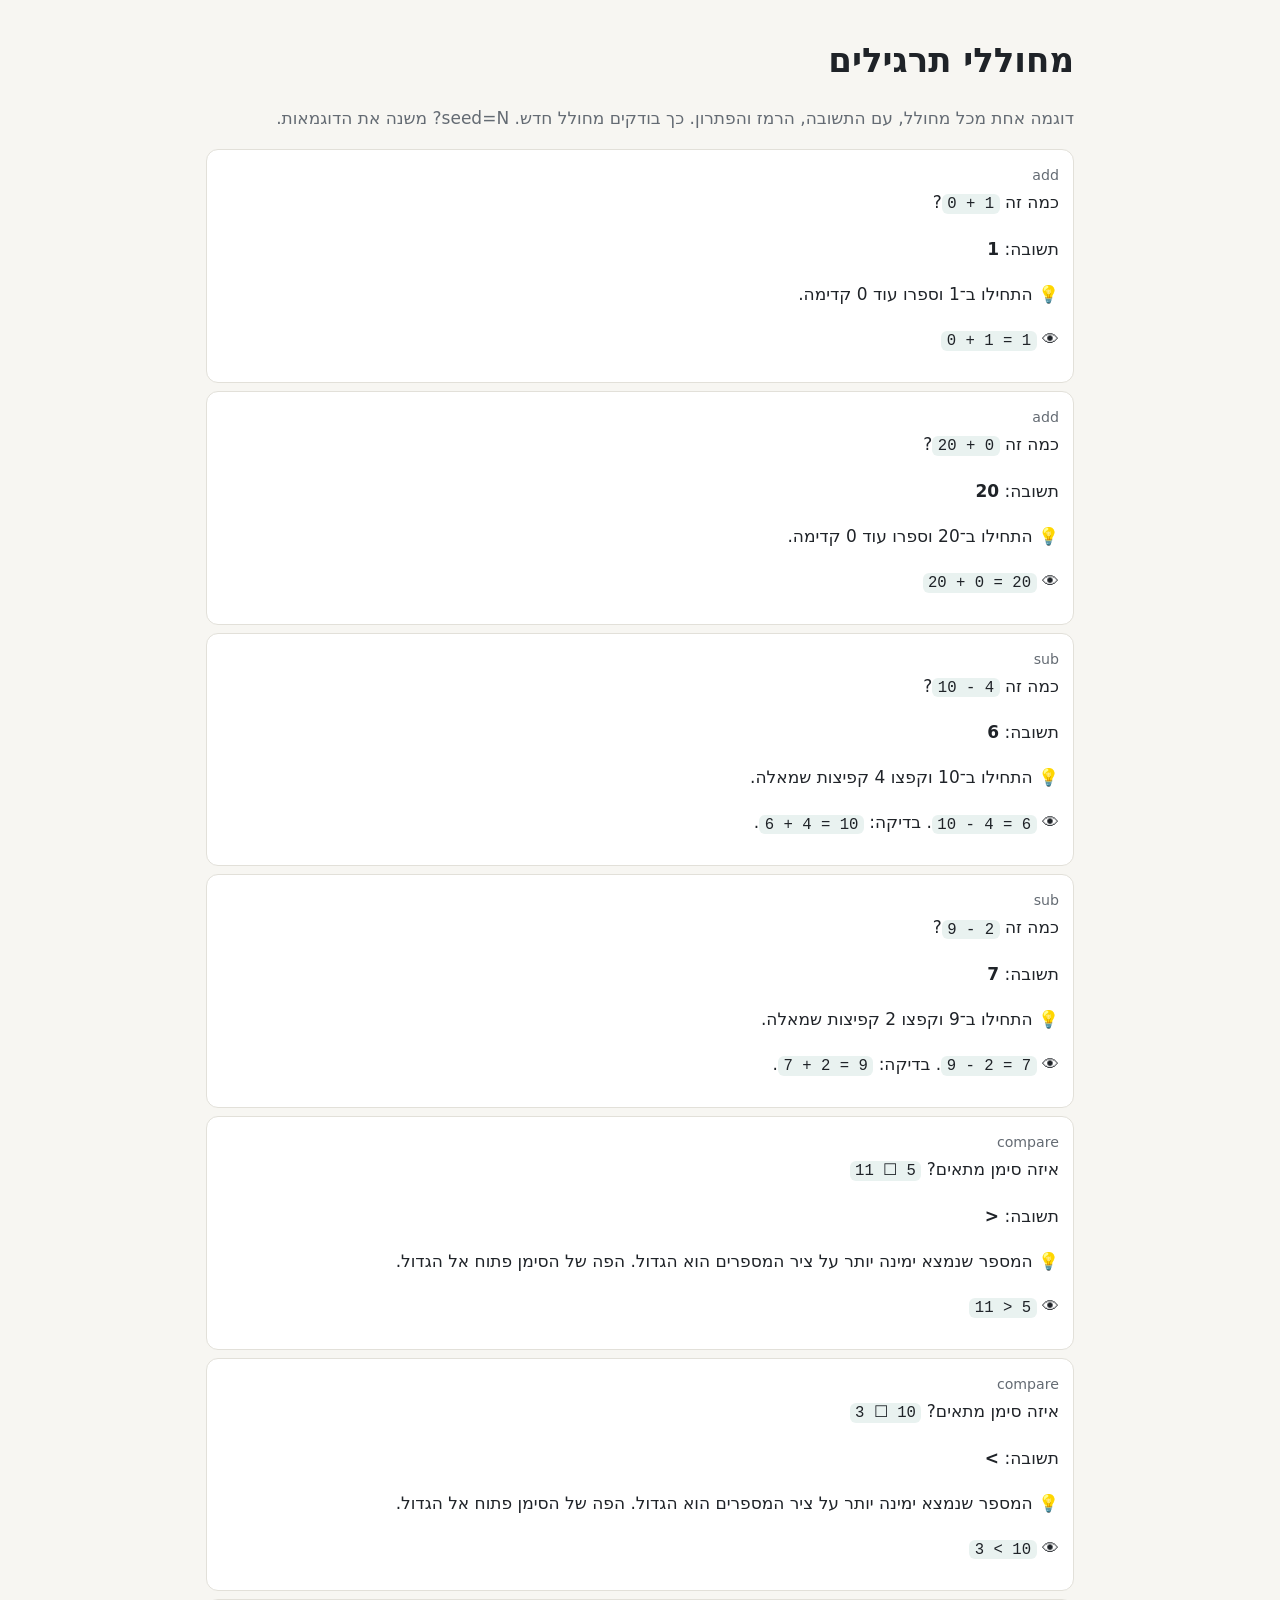
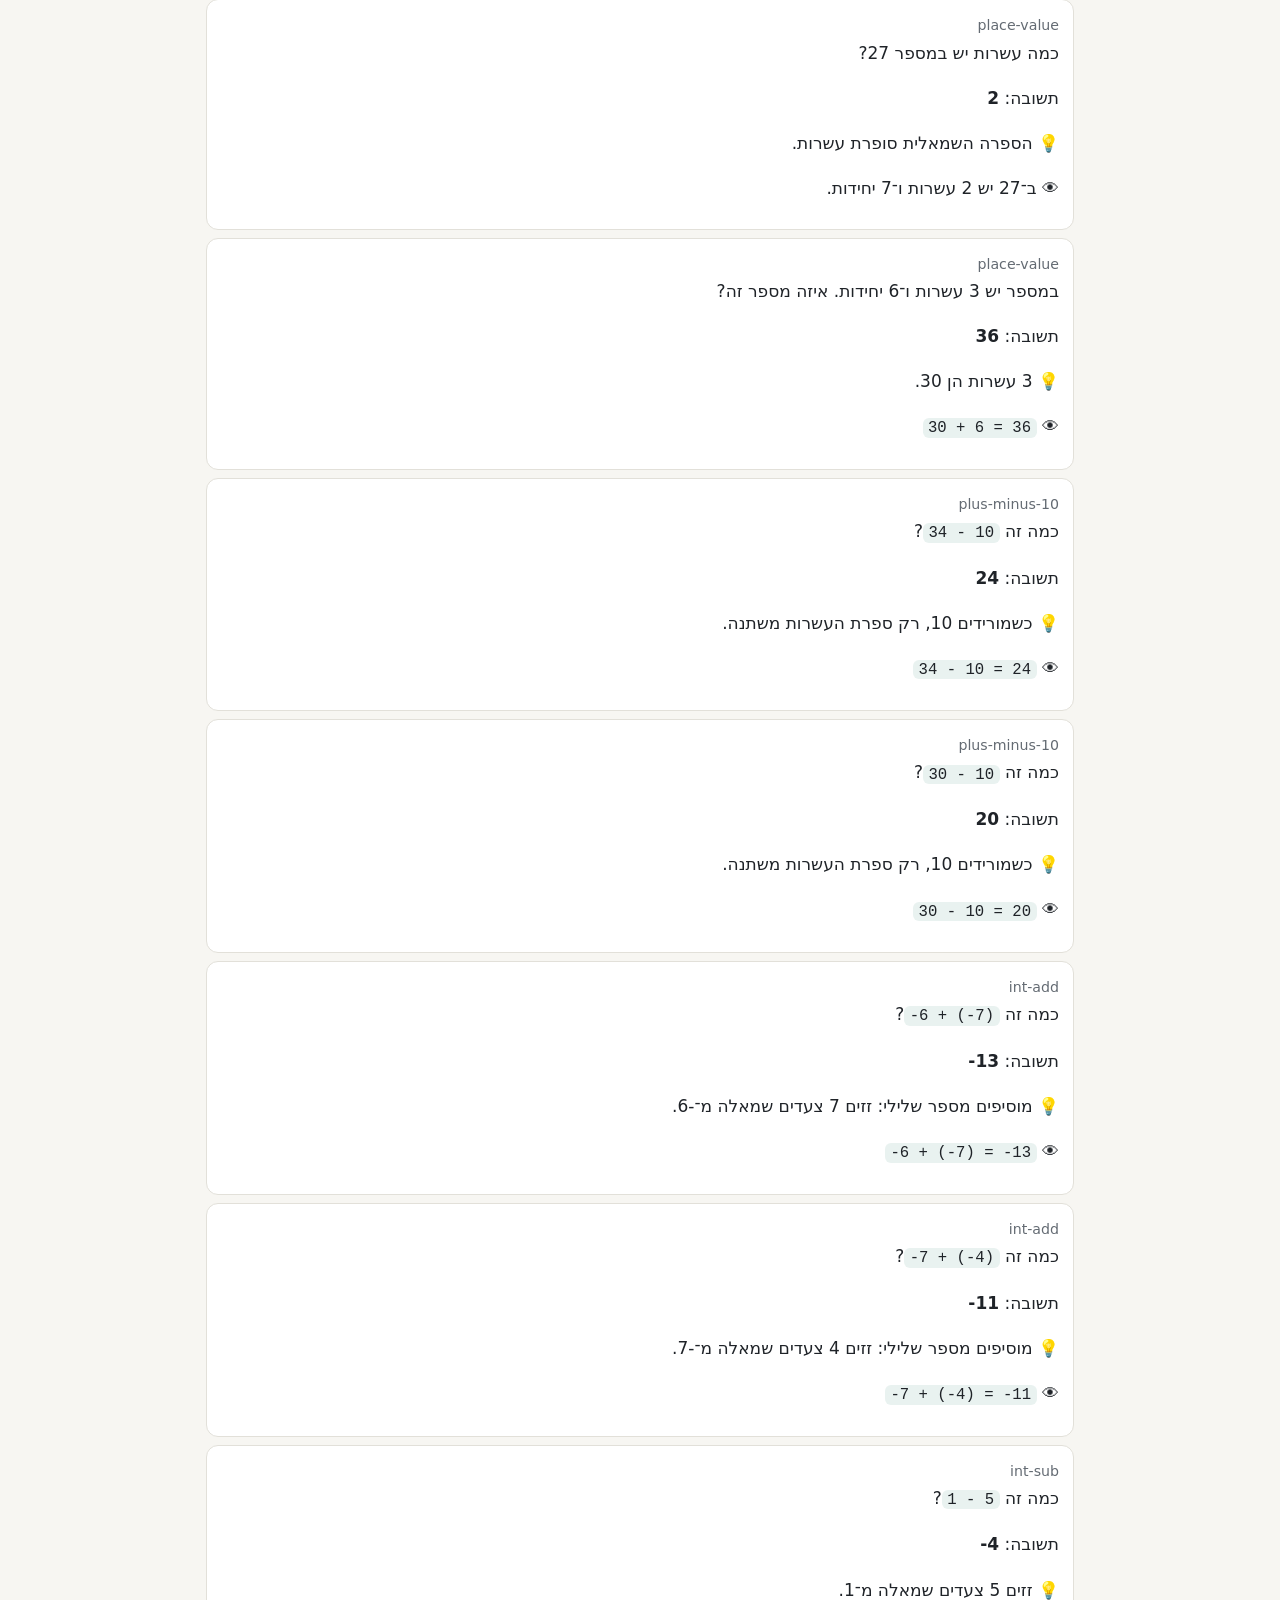
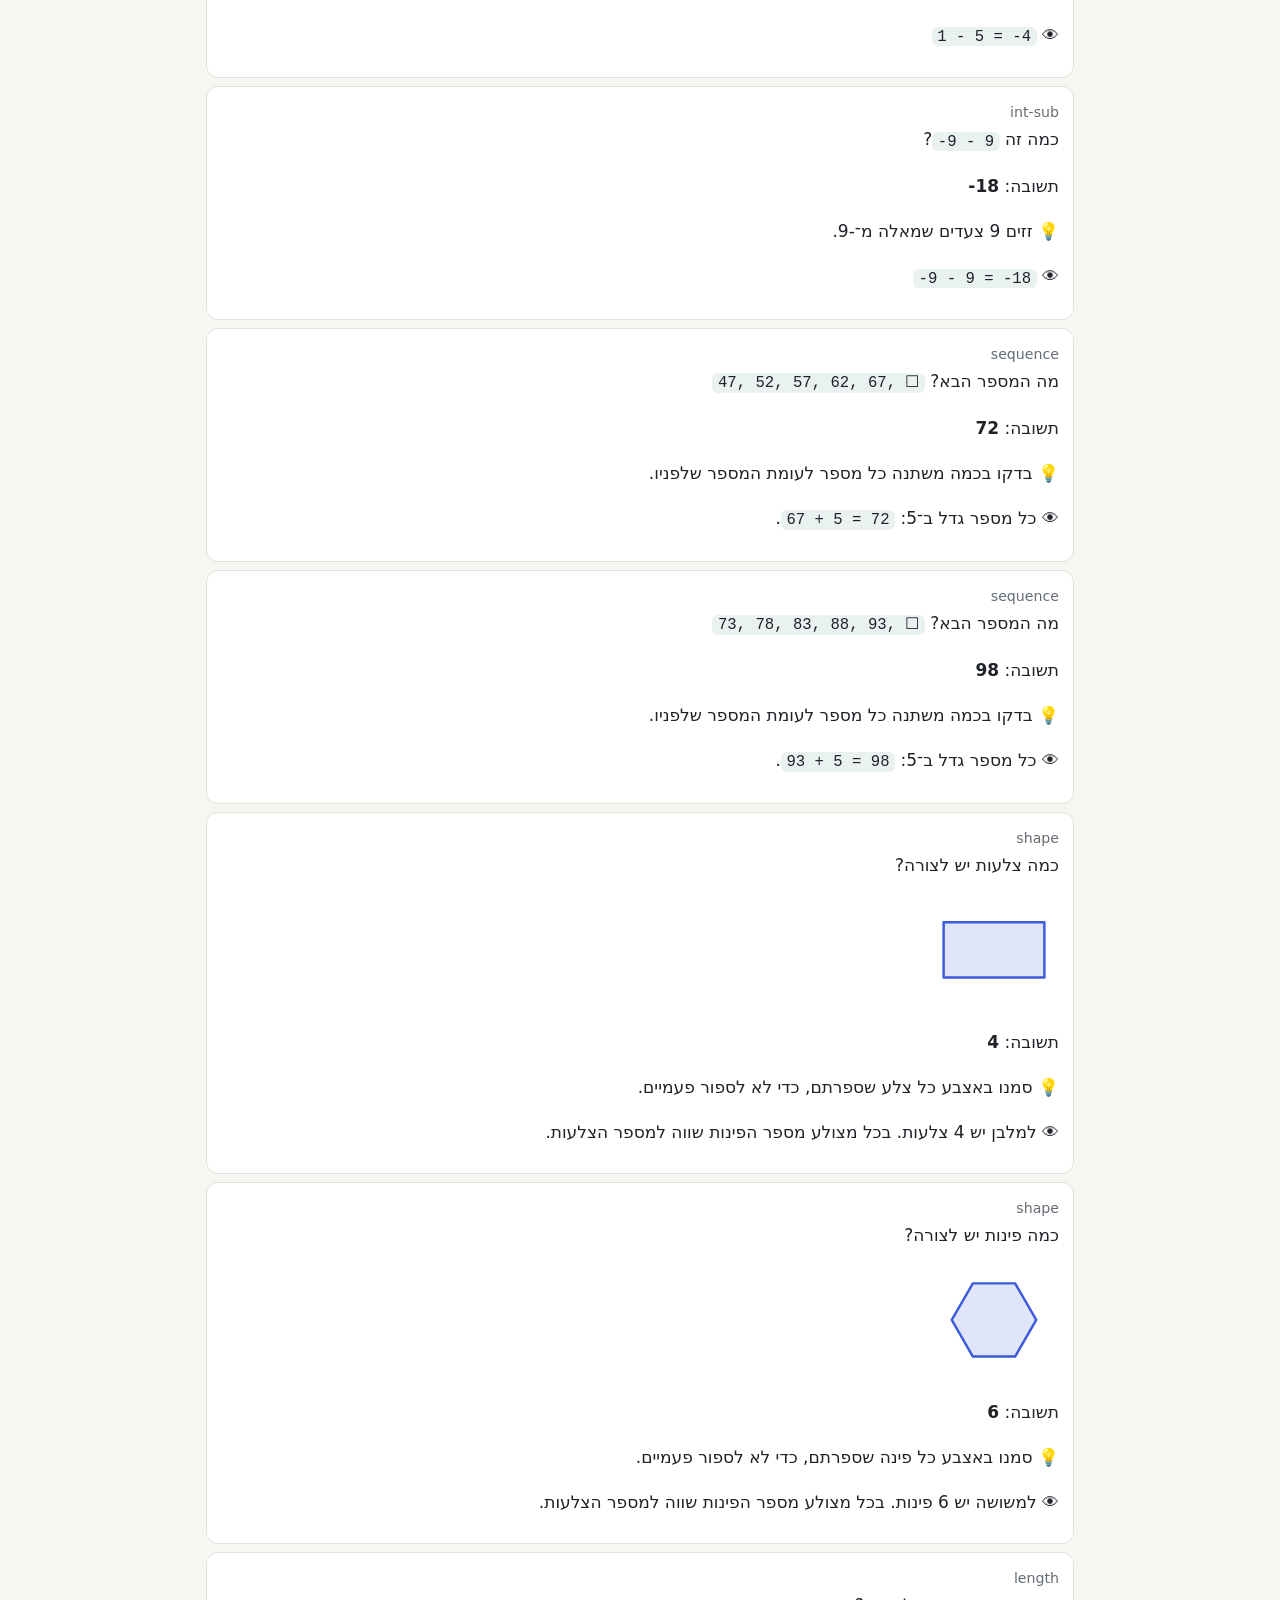
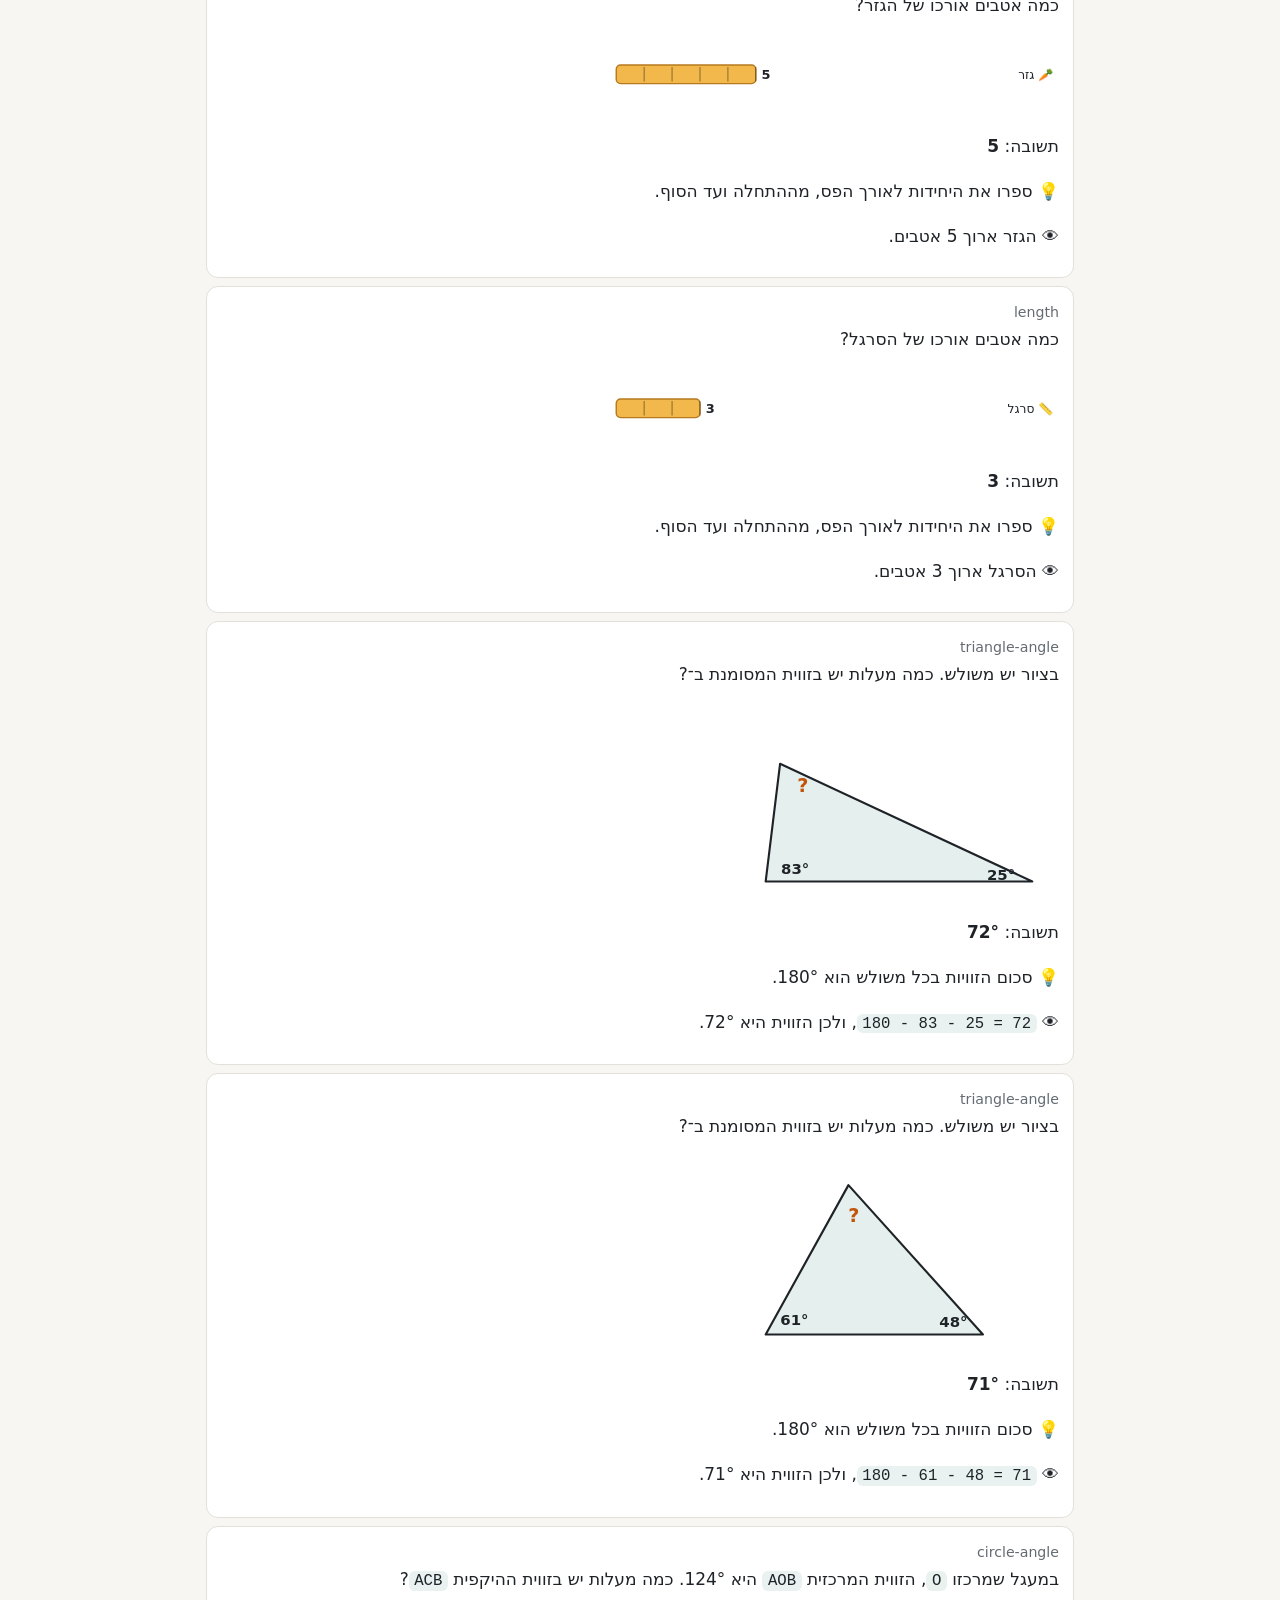
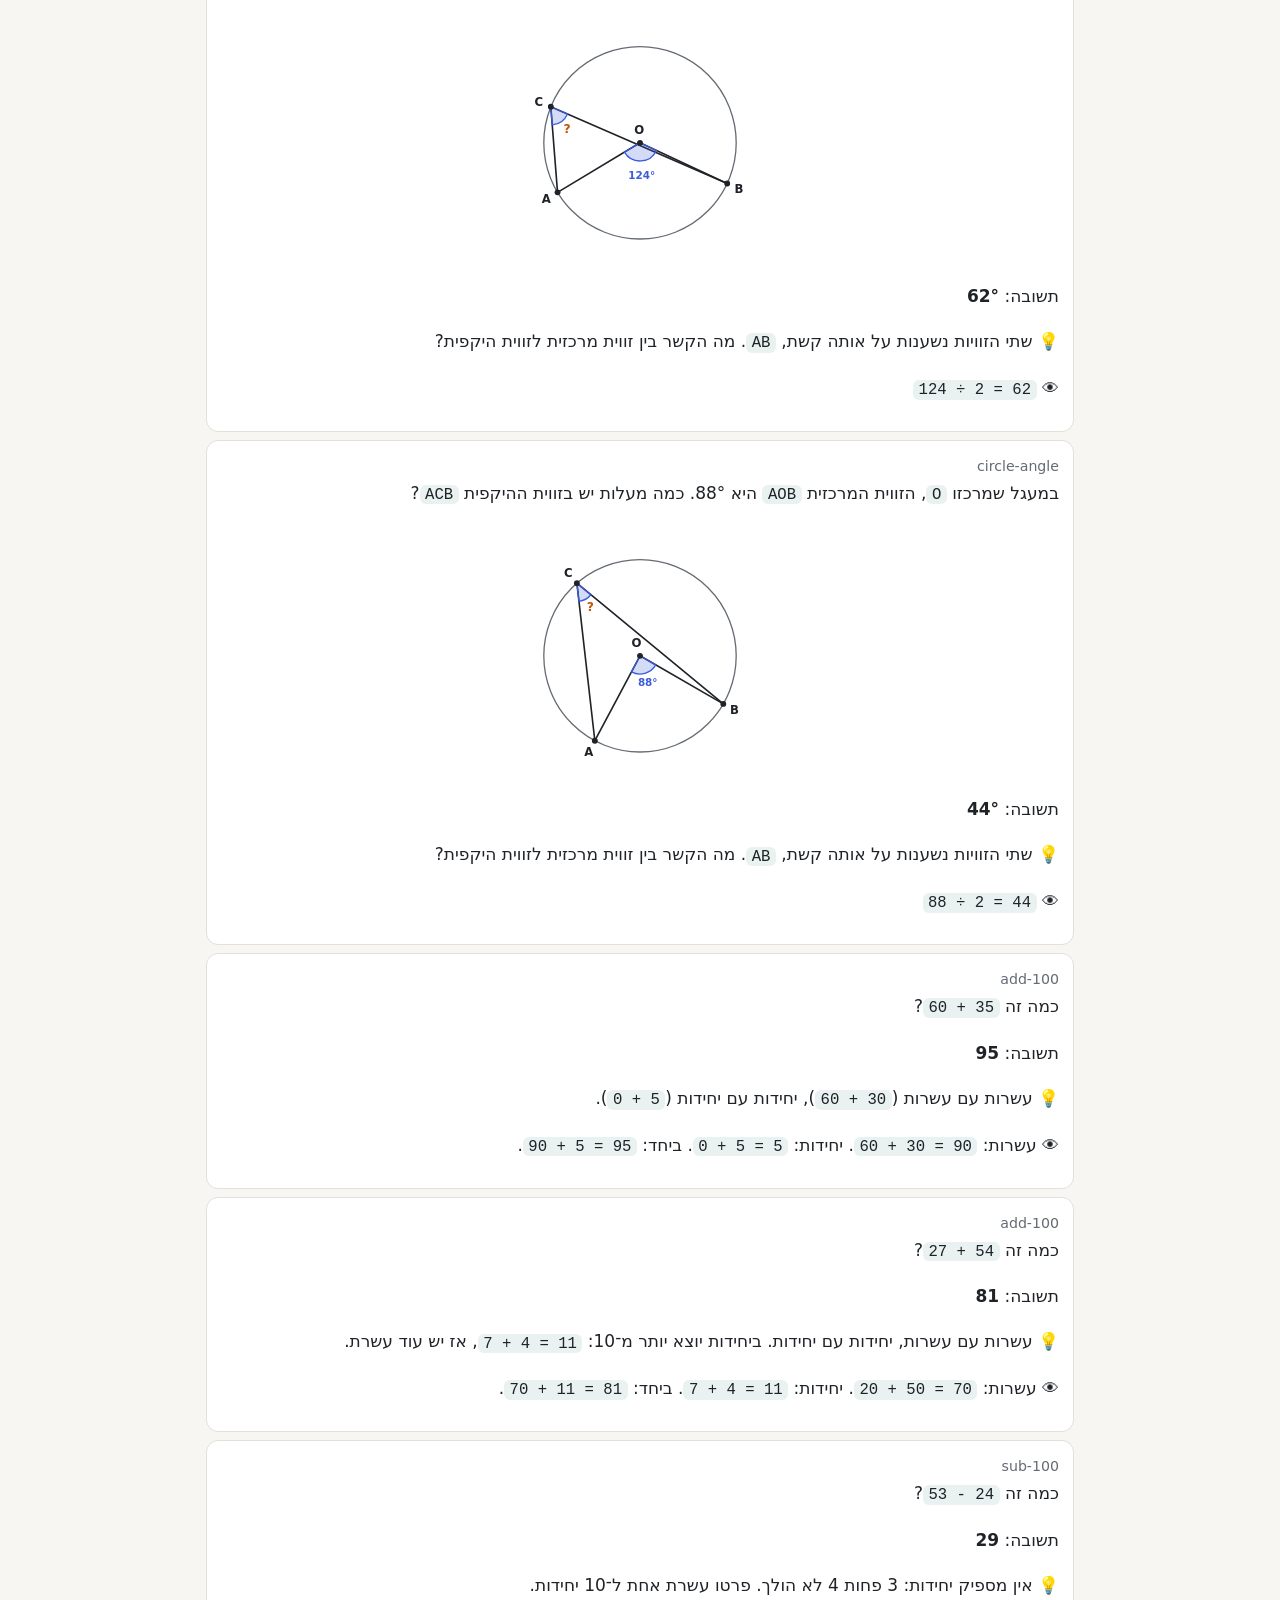
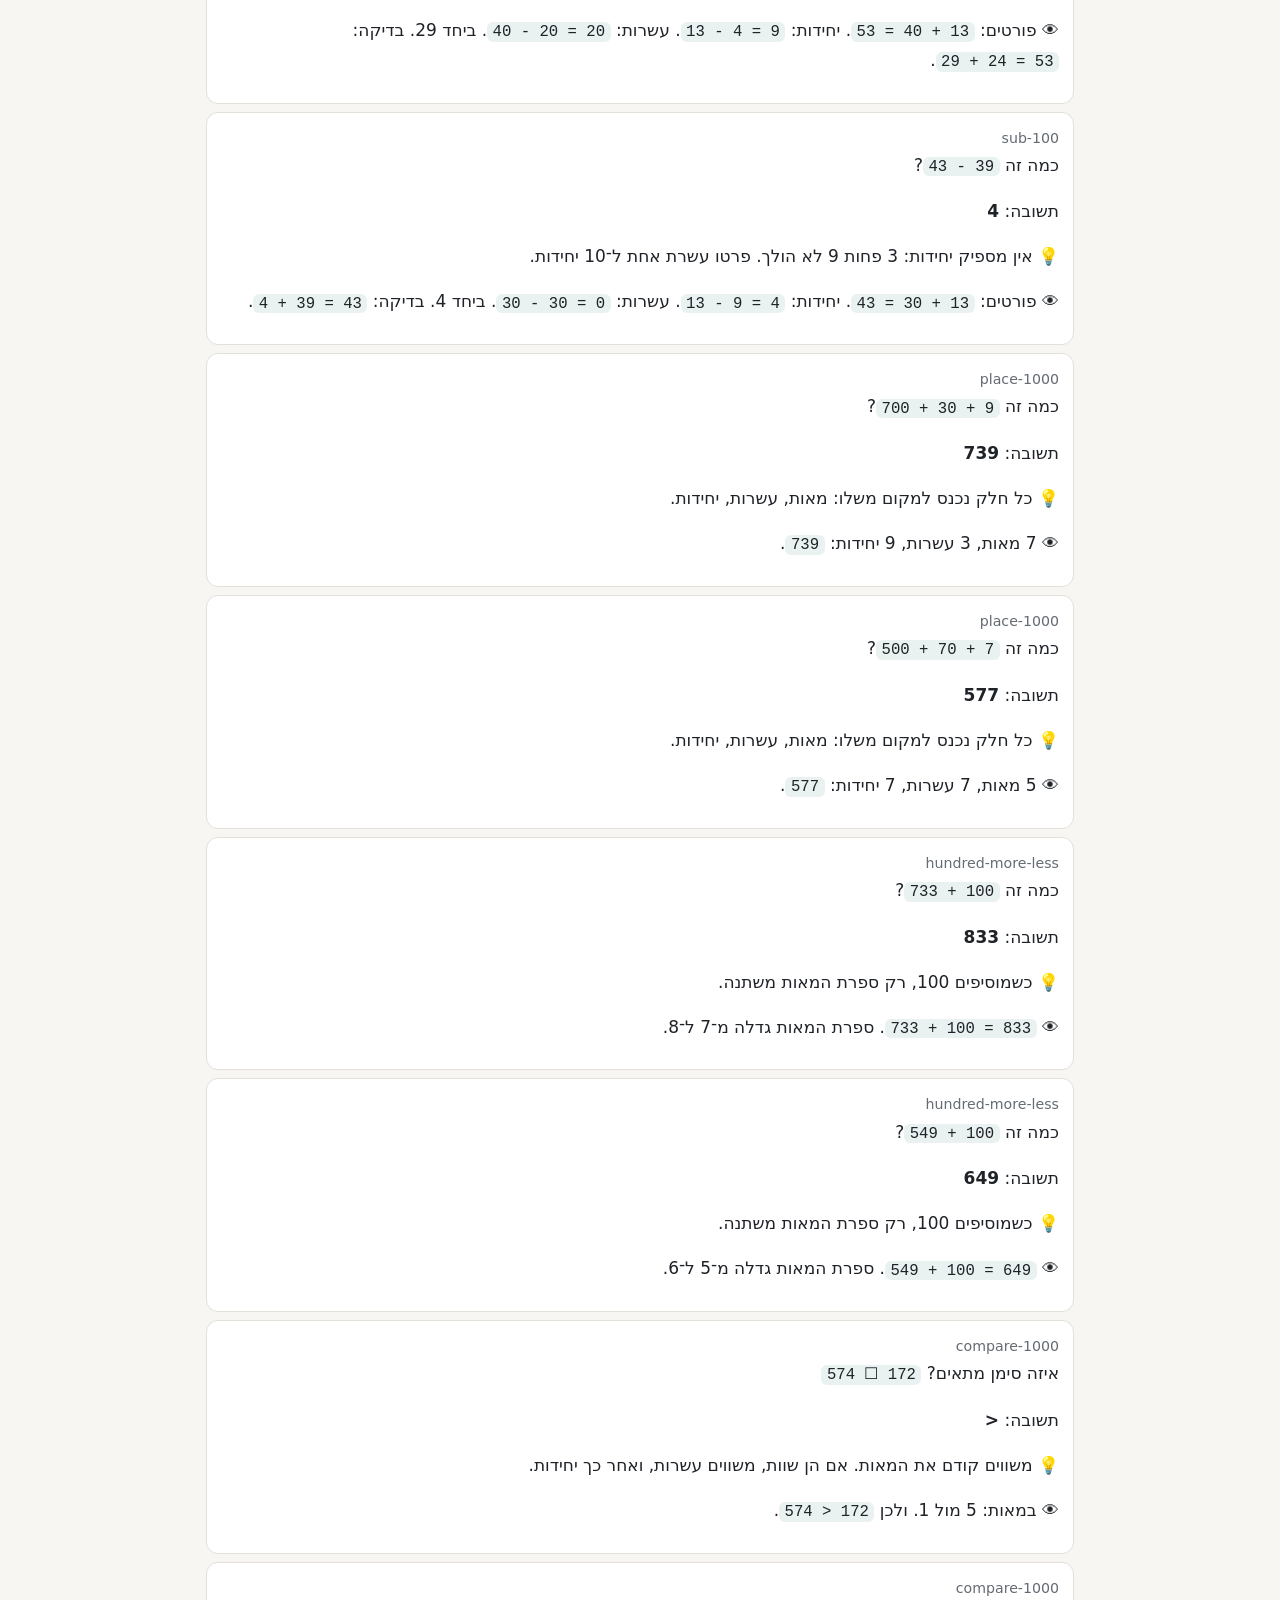
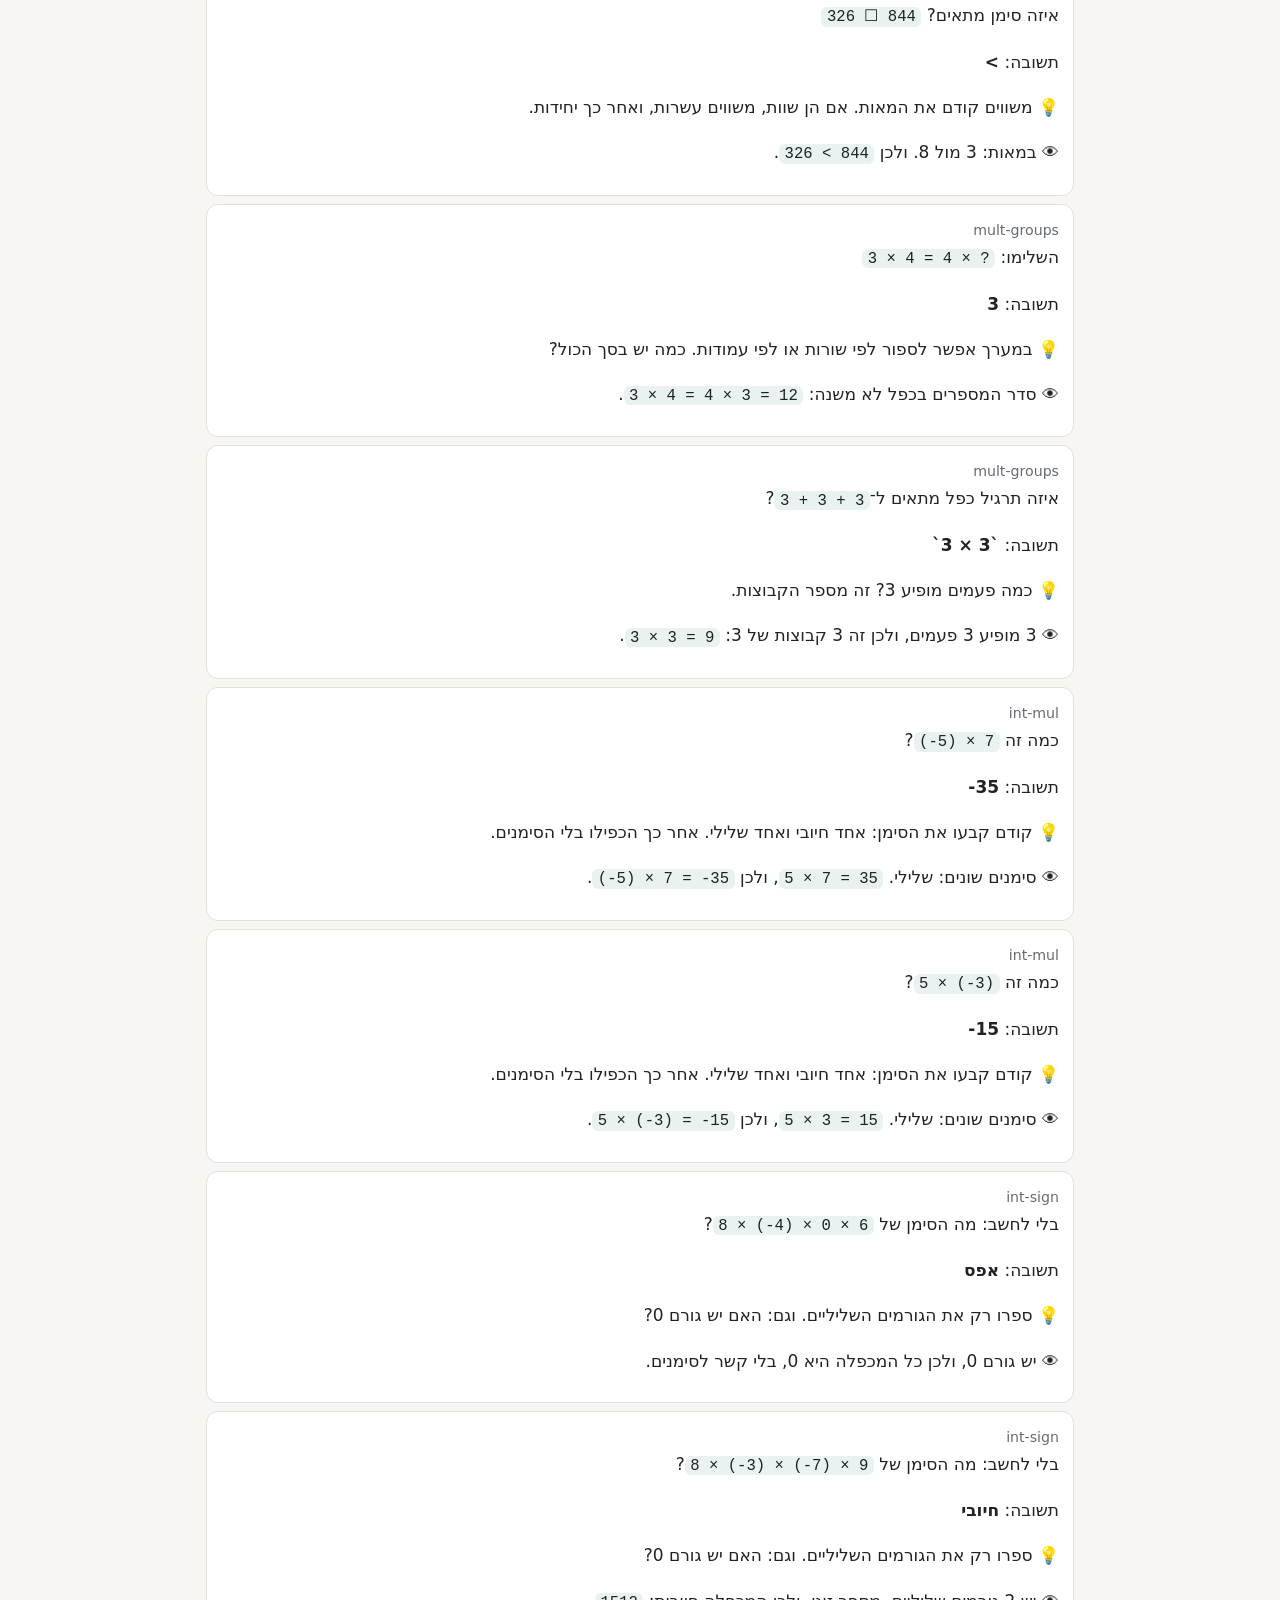
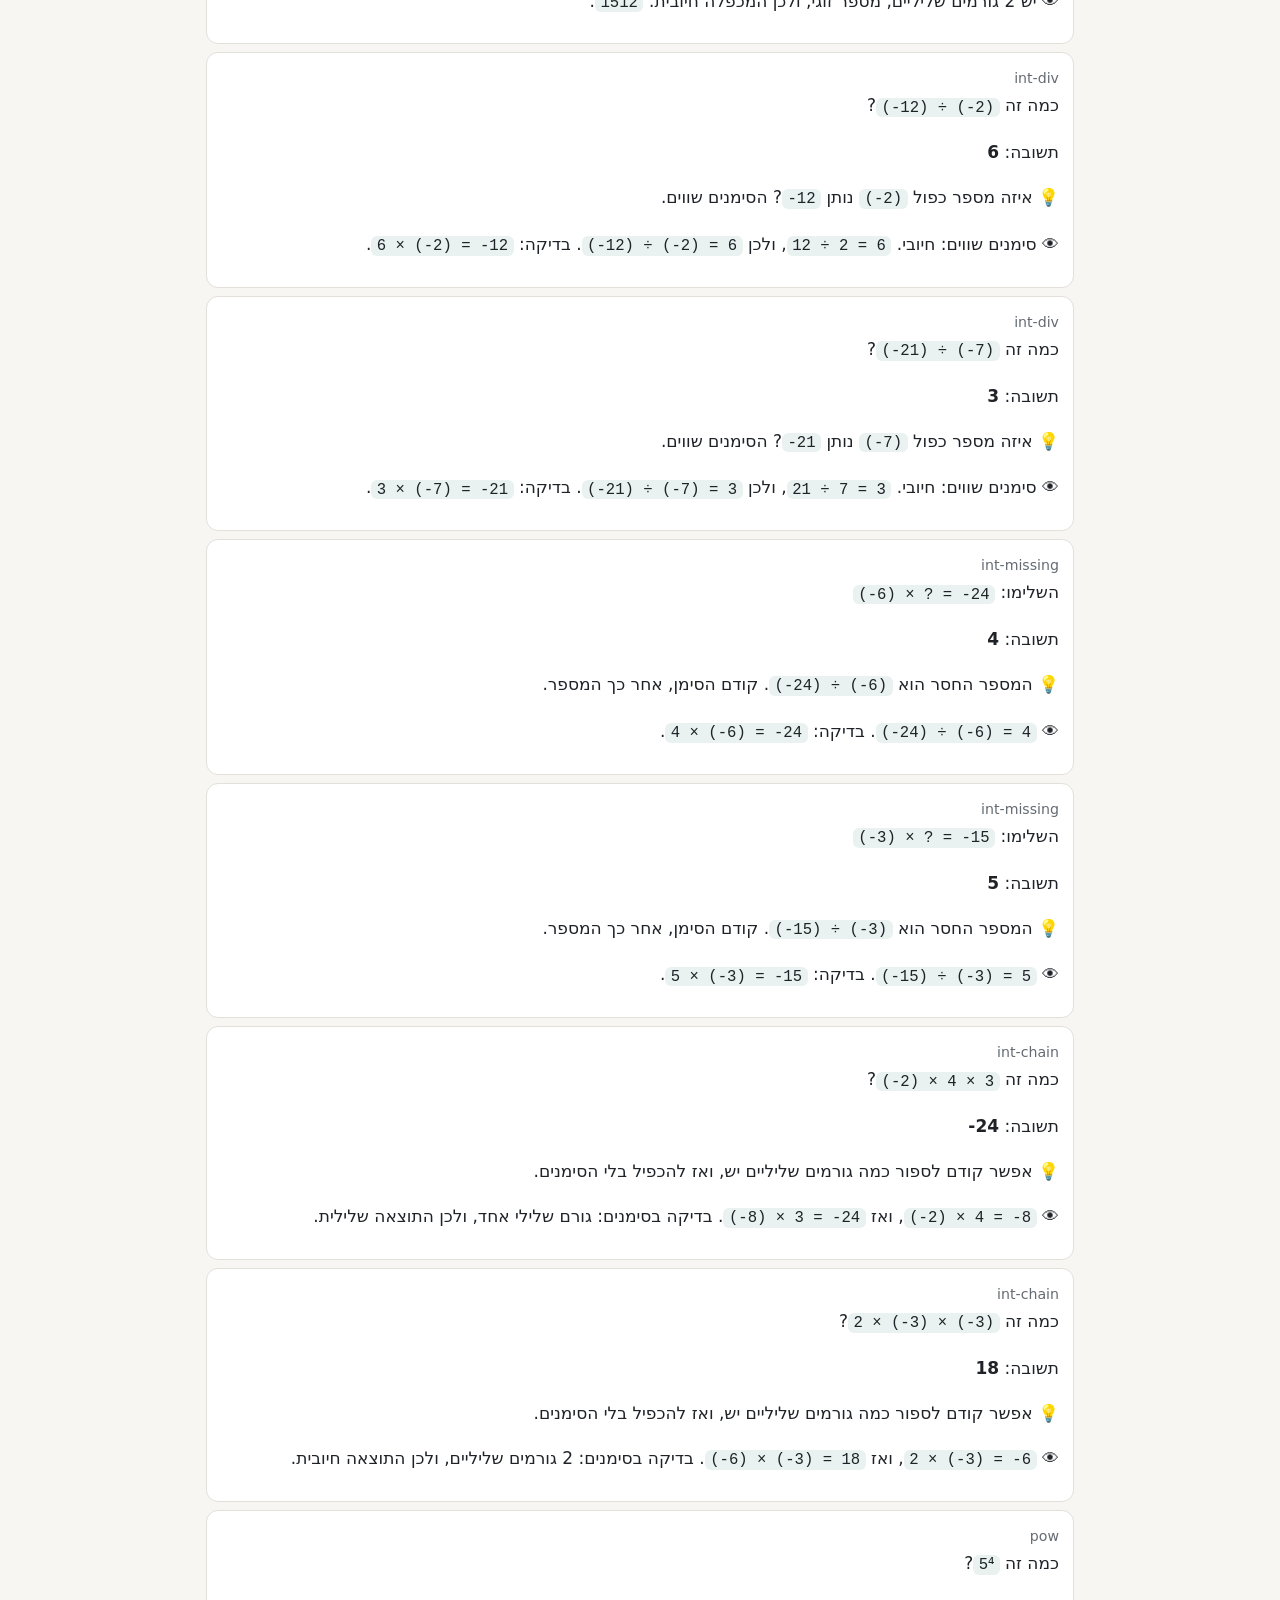
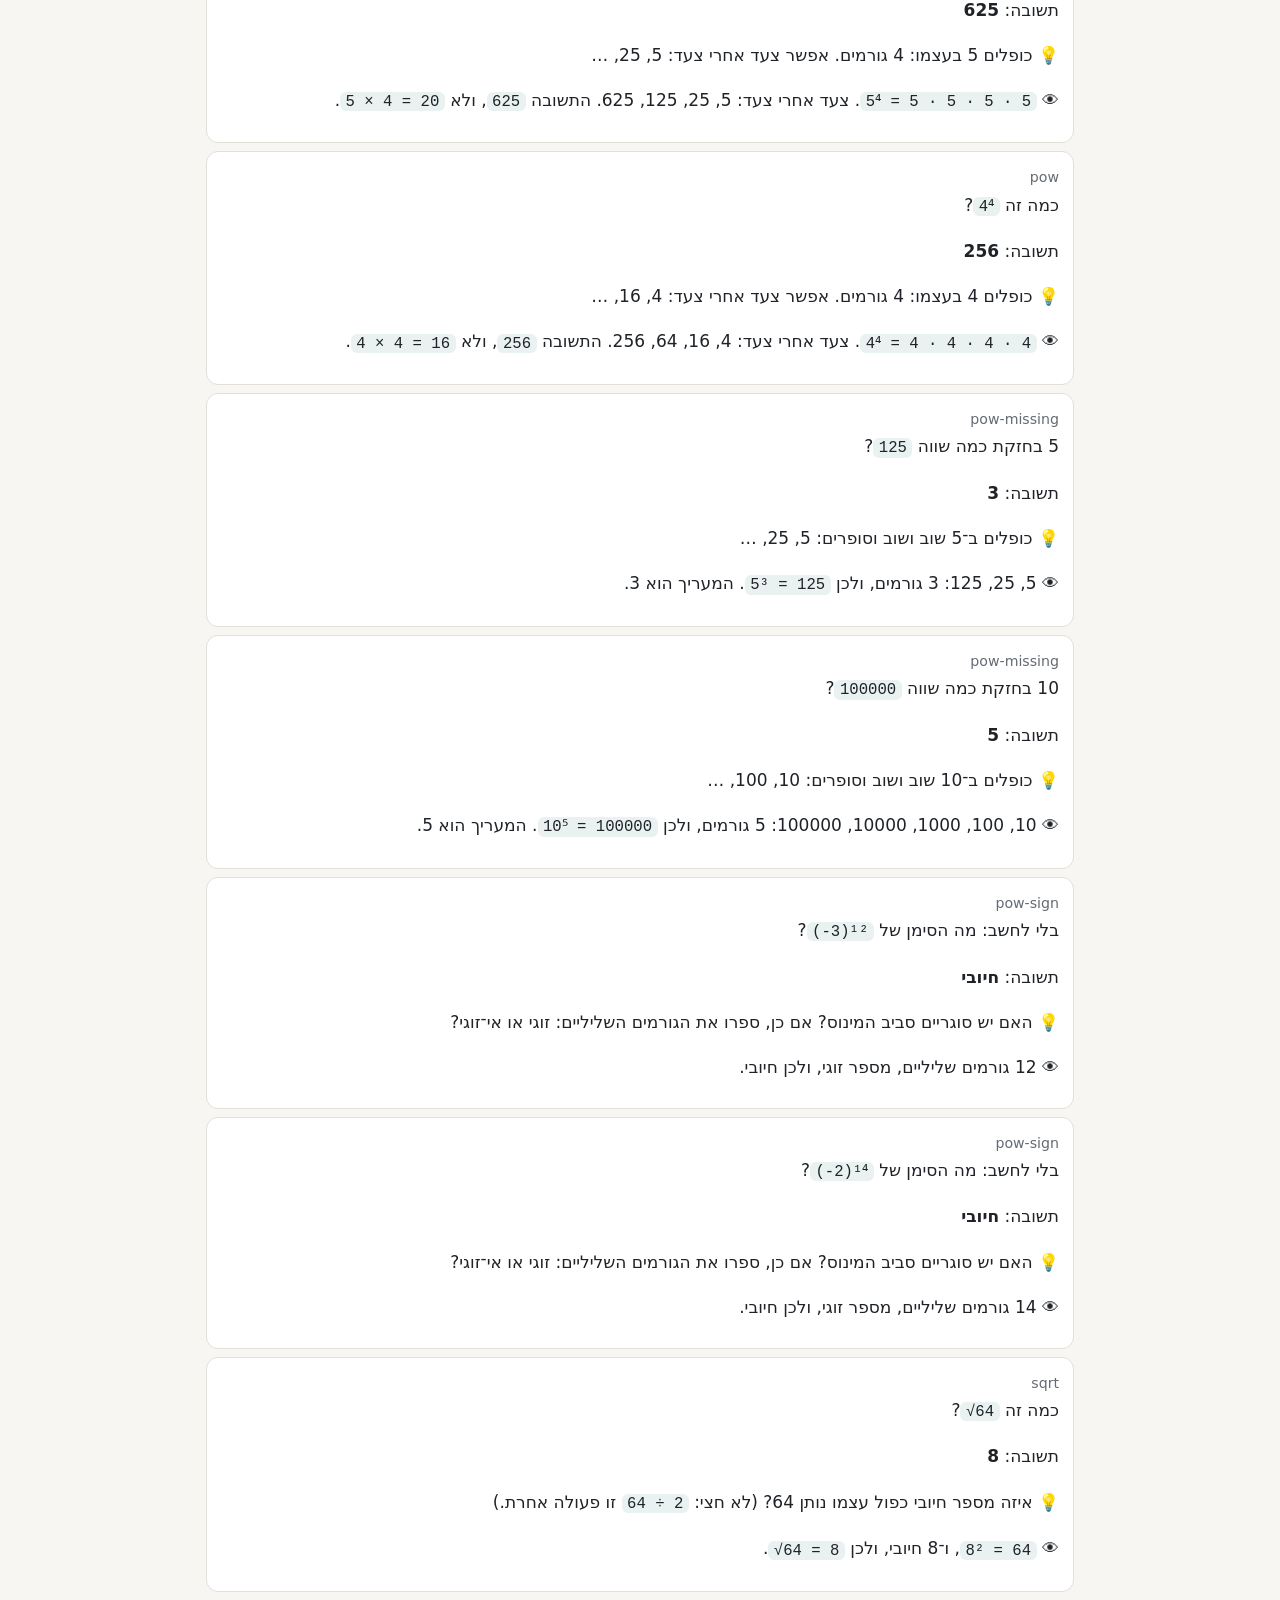
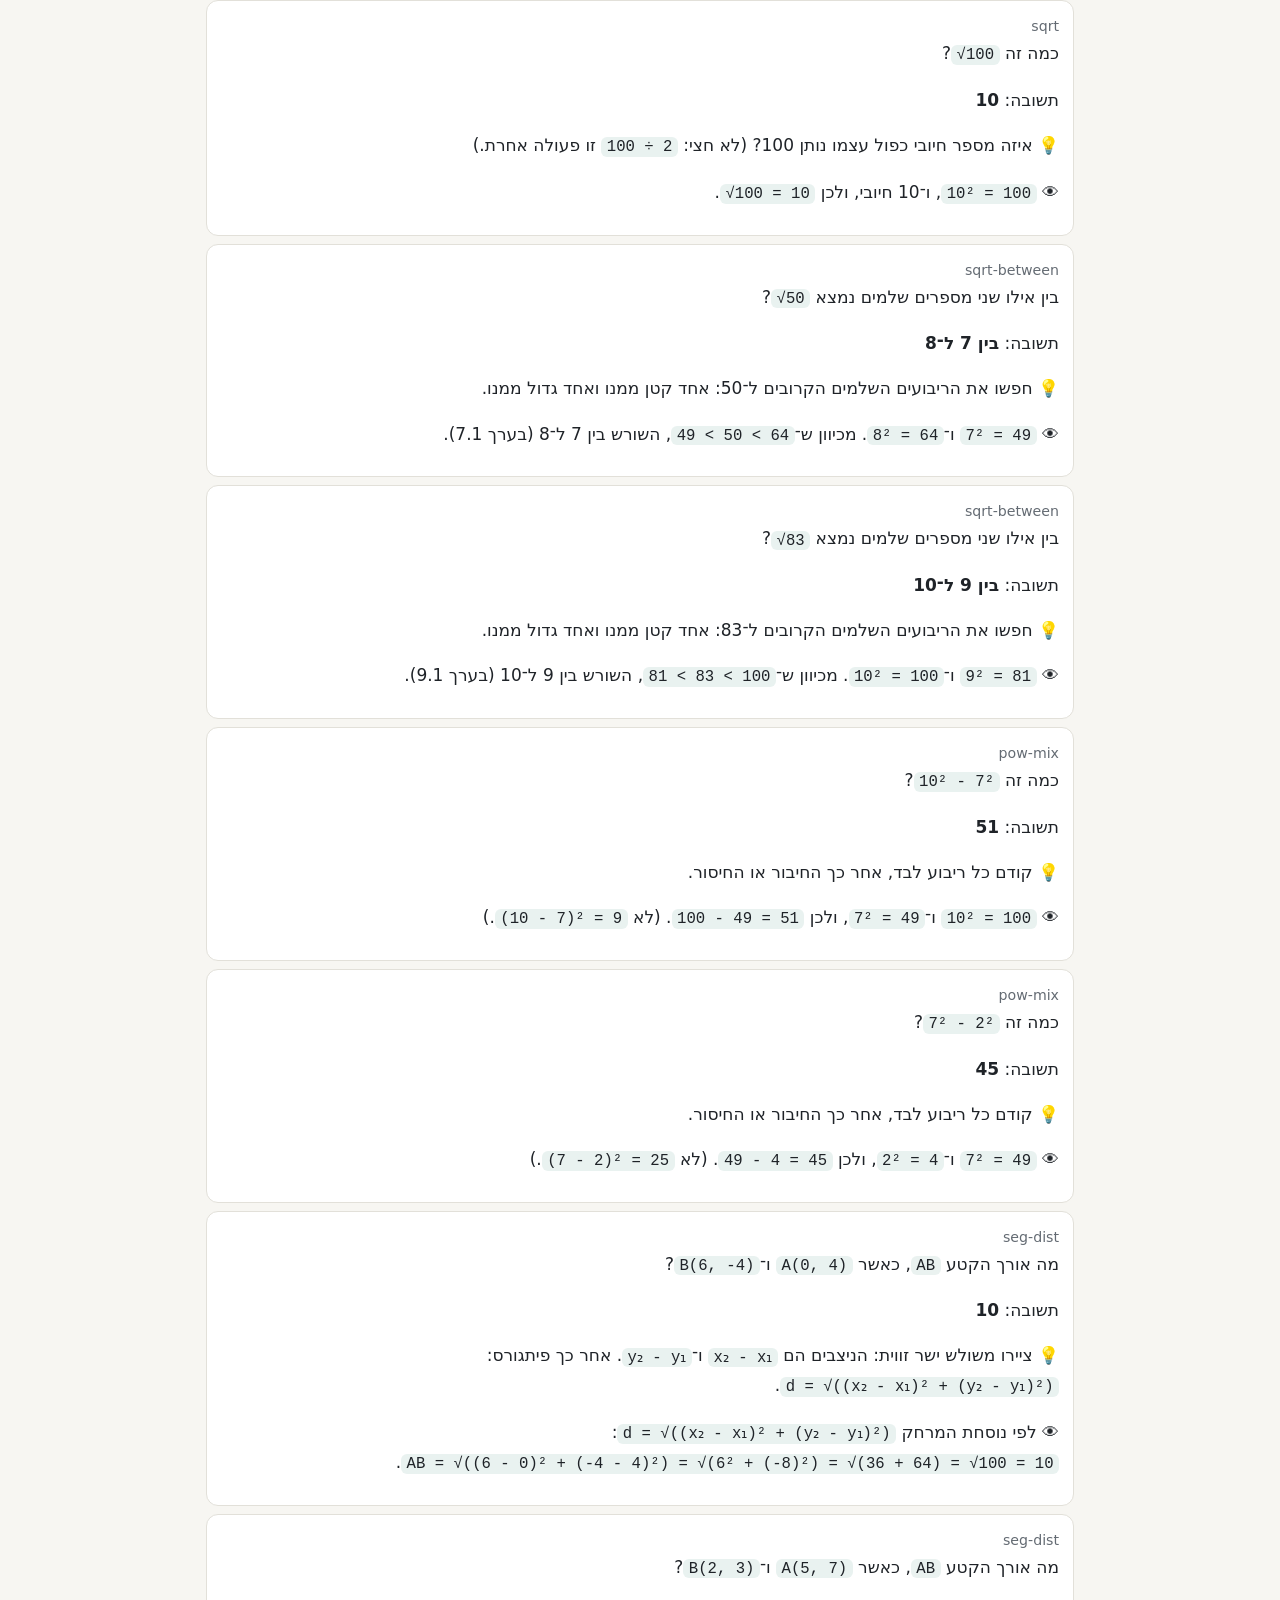
<file: dev/generators.html>
<!doctype html>
<html lang="he" dir="rtl">
<head>
<meta charset="utf-8">
<meta name="viewport" content="width=device-width, initial-scale=1">
<title>Generators</title>
<link rel="stylesheet" href="../styles.css">
<style>
  body { padding: 16px; max-width: 900px; margin: 0 auto; }
  .gen { background: var(--panel); border: 1px solid var(--line); border-radius: 12px; padding: 10px 14px; margin: 8px 0; }
  .gen small { color: var(--muted); }
</style>
</head>
<body>
<h1>מחוללי תרגילים</h1>
<p class="muted">דוגמה אחת מכל מחולל, עם התשובה, הרמז והפתרון. כך בודקים מחולל חדש. ‎?seed=N משנה את הדוגמאות.</p>
<div id="out"></div>
<script type="module">
  import { GENERATORS, rng } from '../js/generators.js';
  import { fmt, esc } from '../js/util.js';
  const seed = Number(new URLSearchParams(location.search).get('seed')) || 7;
  const r = rng(seed);
  const out = document.getElementById('out');
  const only = new URLSearchParams(location.search).get('only');
  for (const [name, g] of Object.entries(GENERATORS)) {
    if (only && name !== only) continue;
    for (let k = 0; k < 2; k++) {
      const it = g(r, {});
      const ans = it.options ? it.options[it.answer] : it.answer;
      out.insertAdjacentHTML('beforeend', `<div class="gen"><small>${name}</small>
        <p class="q-prompt">${fmt(it.q)}</p>${it.figure || ''}
        <p>תשובה: <b><bdi dir="ltr">${esc(ans)}${esc(it.unit || '')}</bdi></b></p>
        <p>💡 ${fmt(it.hint || '—')}</p><p>👁 ${fmt(it.solution || '—')}</p></div>`);
    }
  }
</script>
</body>
</html>
</file>
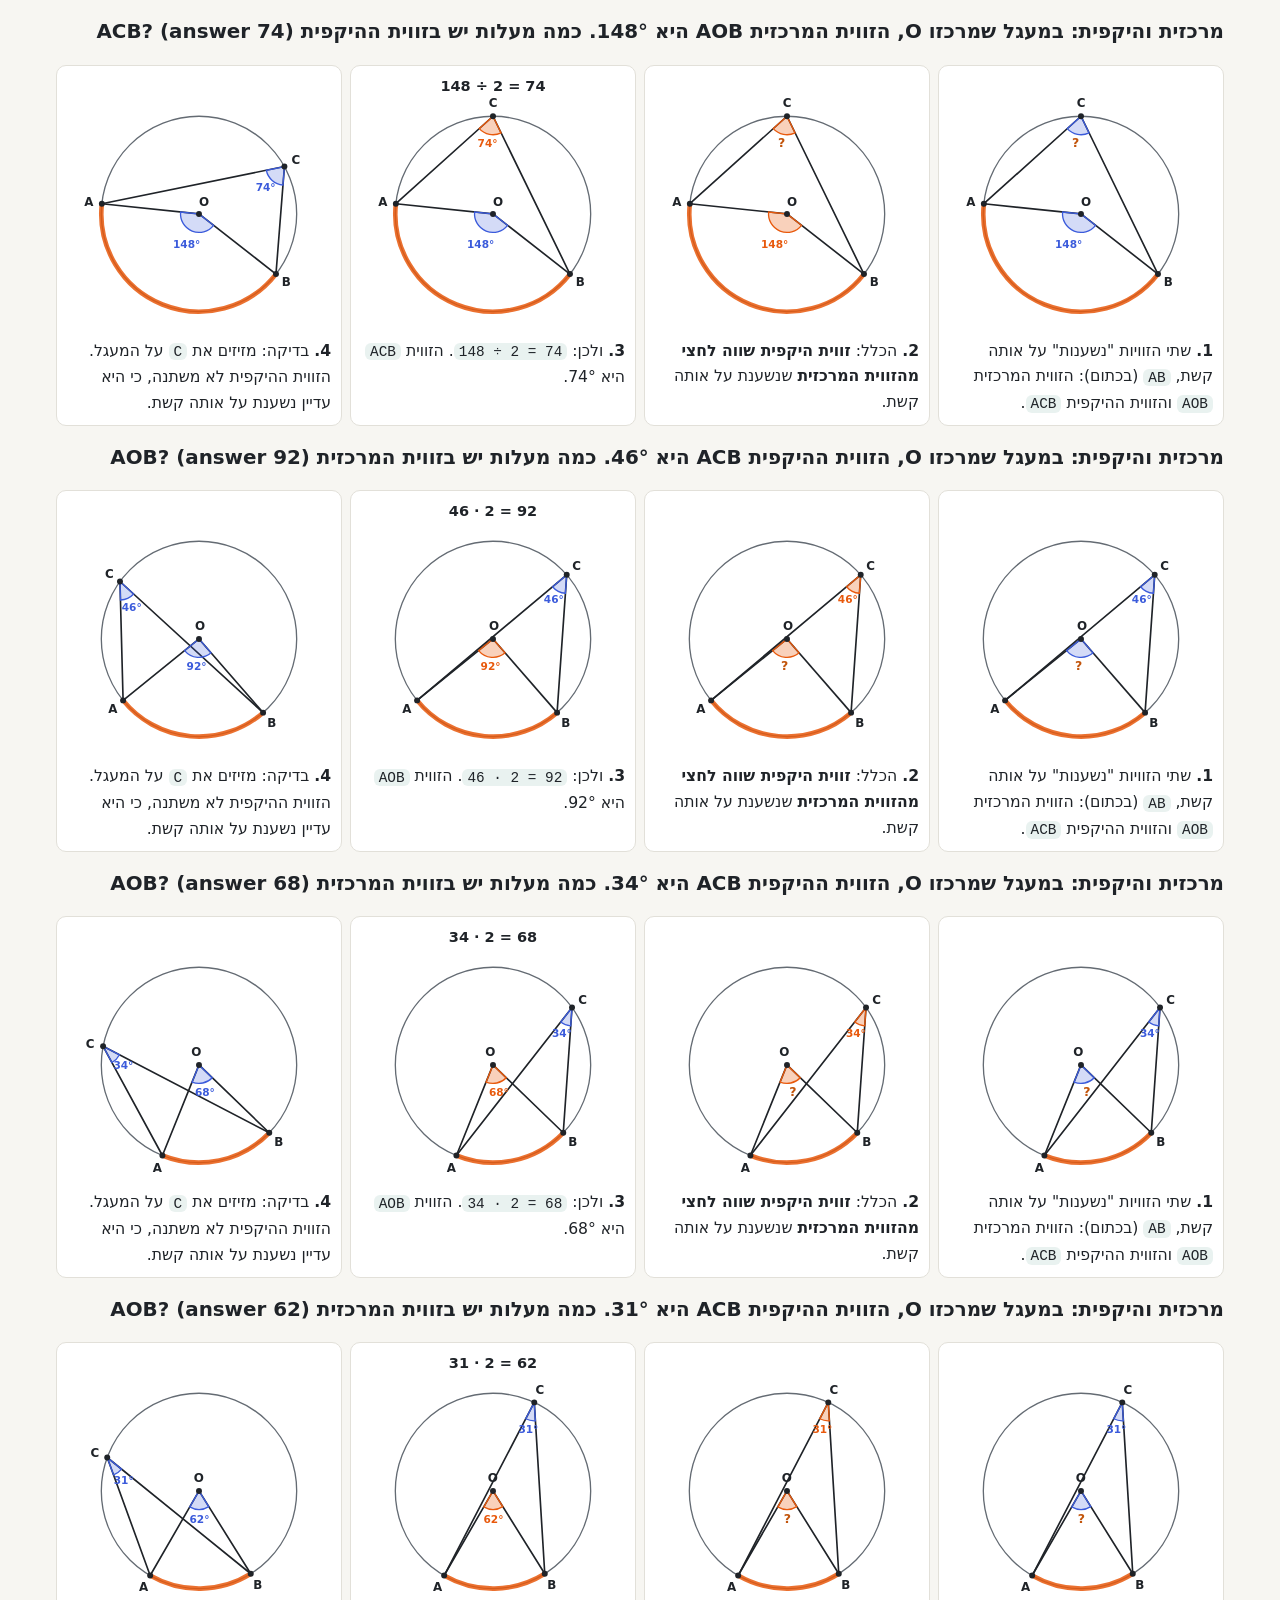
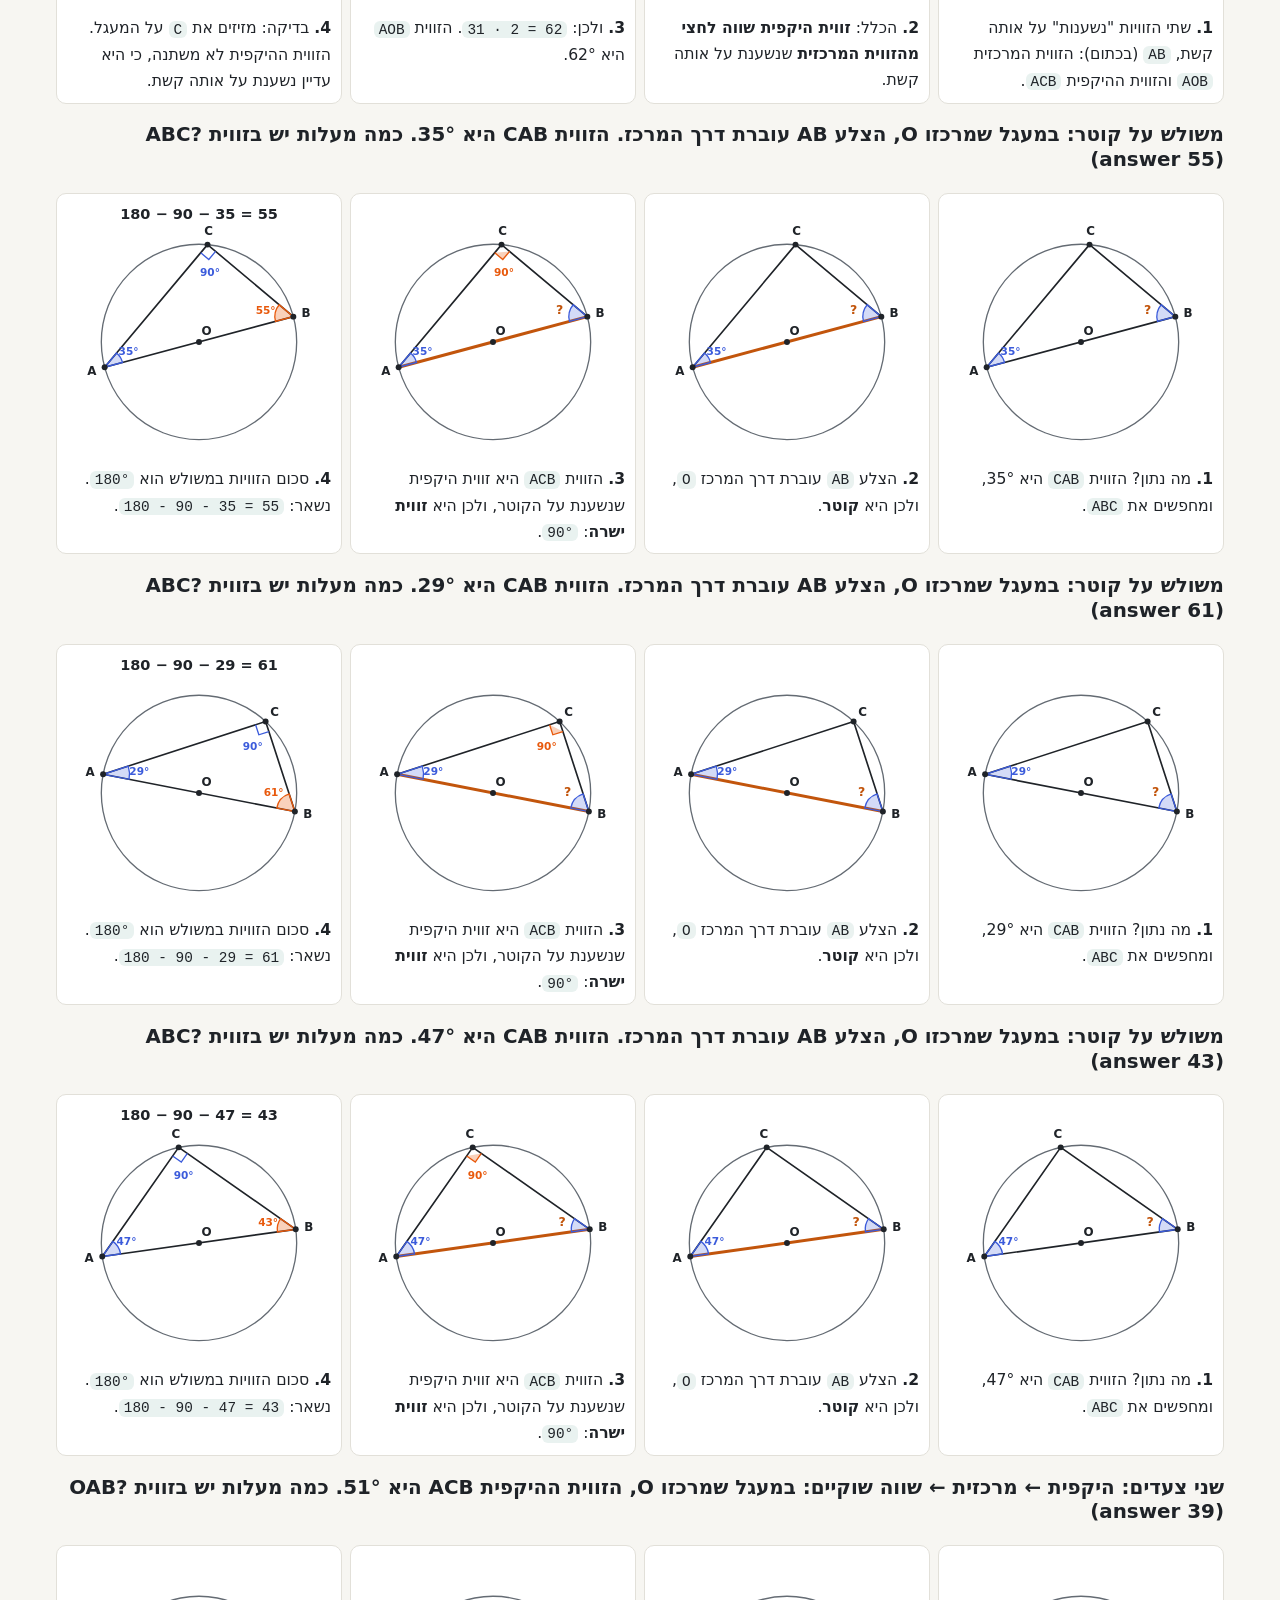
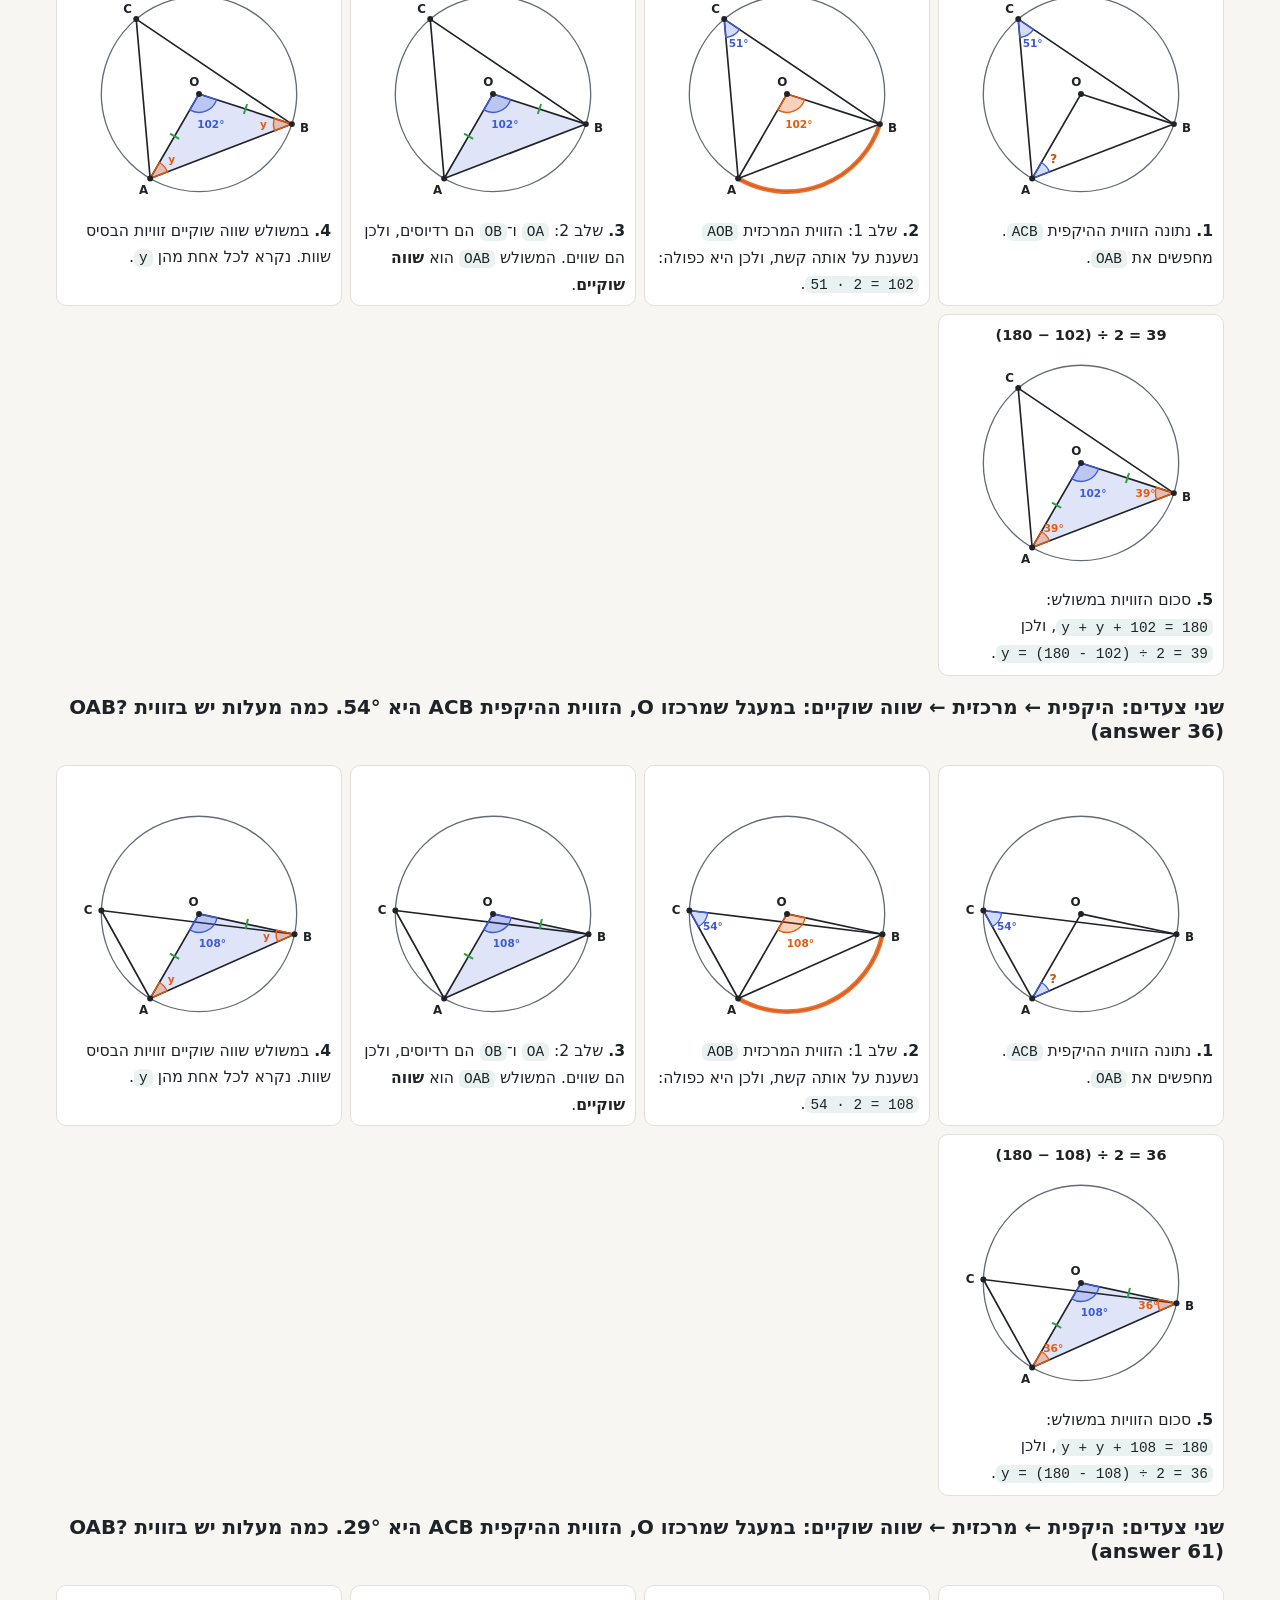
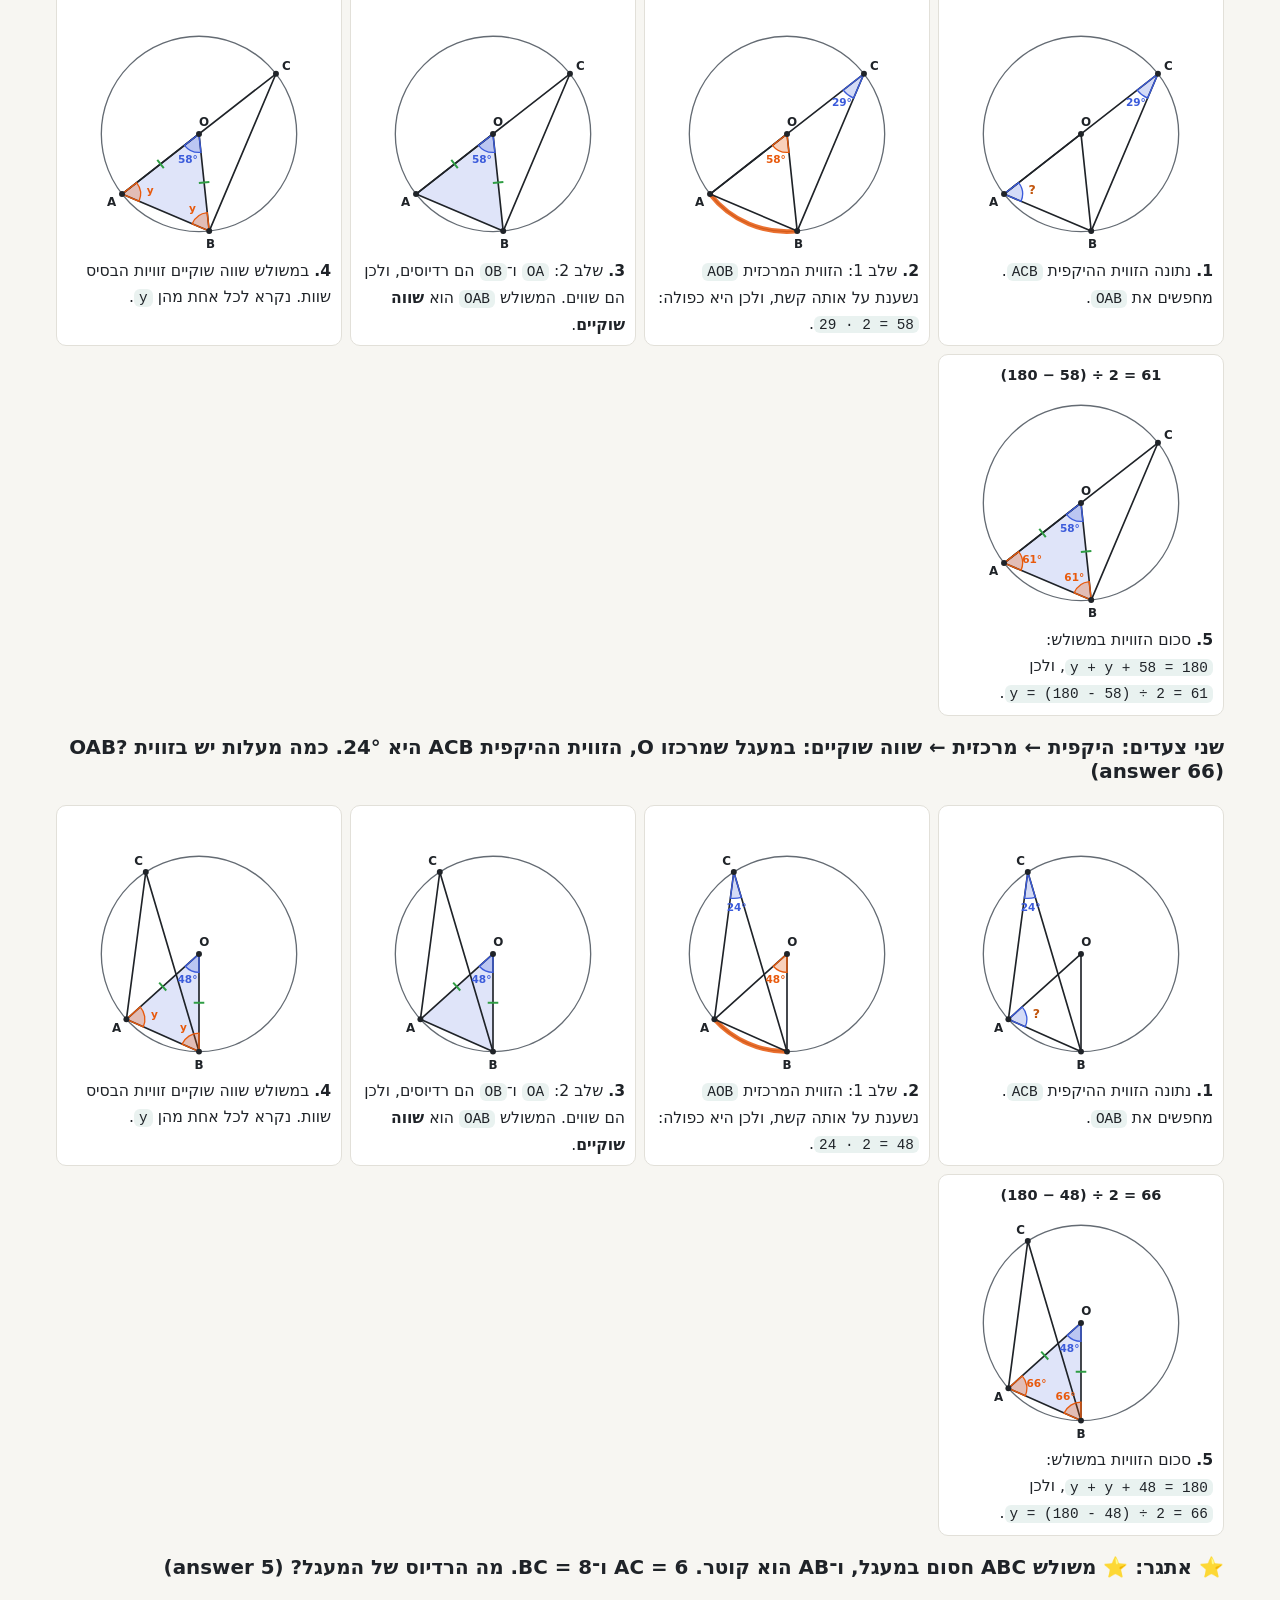
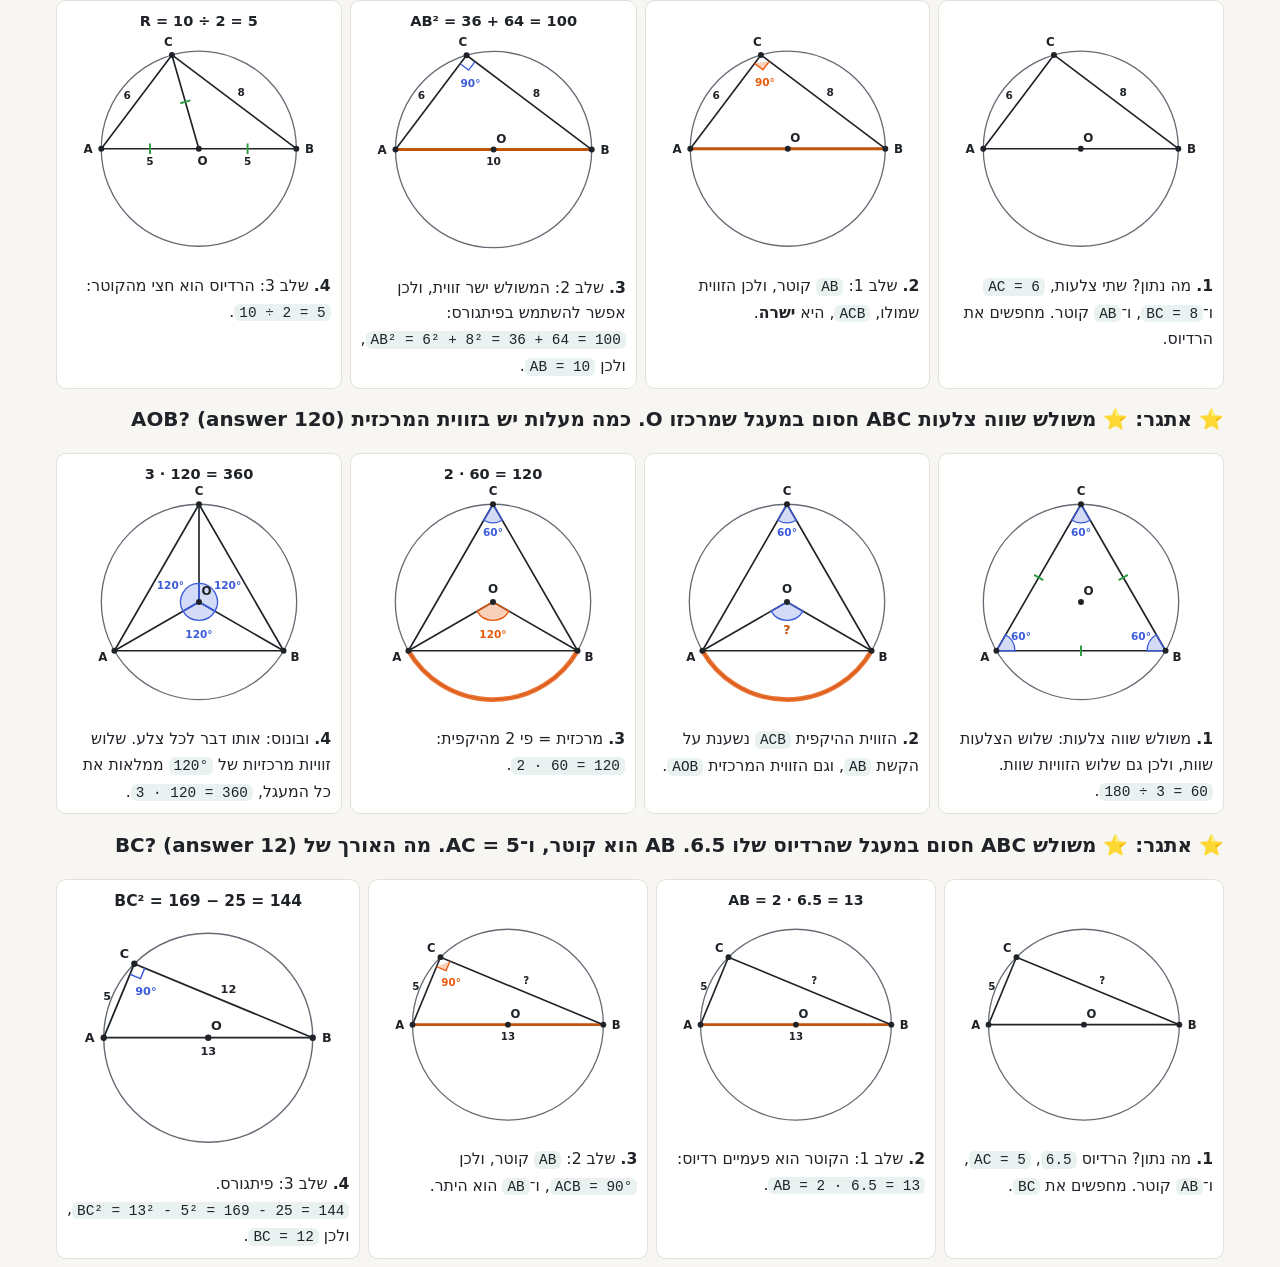
<file: dev/solutions.html>
<!doctype html>
<html lang="he" dir="rtl"><head><meta charset="utf-8"><title>Solution scenes</title>
<link rel="stylesheet" href="../styles.css"><style>.frames{display:grid;grid-template-columns:repeat(4,1fr);gap:8px}</style></head>
<body><main id="app" style="max-width:1200px;margin:auto"></main>
<script type="module">
// Dev check: every animated solution of a course's exercises, as still frames.
// ?course=<id>&seed=N
import { GENERATORS, rng, generateSection } from '../js/generators.js';
import { sceneFrames } from '../js/scene.js';
const q = new URLSearchParams(location.search);
const id = q.get('course') || 'triangle-in-circle';
const ex = await (await fetch(`../content/courses/${id}/exercises.json`)).json();
const r = rng(Number(q.get('seed')) || 7);
const app = document.getElementById('app');
let n = 0, bad = 0;
for (const sec of ex.sections) {
  const items = sec.generate ? generateSection(GENERATORS[sec.generate.type], r, sec.generate) : sec.items;
  for (const it of items) {
    if (!it.scene) continue;
    n++;
    const h = document.createElement('h3'); h.textContent = `${sec.title}: ${it.q.replace(/`/g, '')}  (answer ${it.answer})`; app.append(h);
    try { app.append(sceneFrames(it.scene)); } catch (e) { bad++; app.append(String(e)); }
  }
}
document.title = bad ? `${bad} broken` : `Solutions: ${n} ok`;
</script></body></html>
</file>
<file: styles.css>
:root {
  --bg: #f7f6f2;
  --panel: #ffffff;
  --ink: #1f2328;
  --muted: #646b73;
  --line: #e2e0d9;
  --accent: #2f7d6d;
  --accent-ink: #ffffff;
  --pos: #2f7d6d;
  --neg: #c2550c;
  --right: #e3f4ec;
  --right-line: #2f9e6e;
  --wrong: #fbe9e4;
  --wrong-line: #d0583a;
  --shadow: 0 1px 2px rgb(0 0 0 / 6%), 0 4px 14px rgb(0 0 0 / 5%);
  --radius: 14px;
}
@media (prefers-color-scheme: dark) {
  :root:not([data-theme="light"]) {
    --bg: #15171a; --panel: #1f2226; --ink: #e8e6e1; --muted: #9aa1a8; --line: #33373c;
    --accent: #4fb39d; --accent-ink: #0c1412; --pos: #5cc2aa; --neg: #f08a4b;
    --right: #173328; --right-line: #4fb39d; --wrong: #3a211b; --wrong-line: #f08a4b;
    --shadow: none;
  }
}
:root[data-theme="dark"] {
  --bg: #15171a; --panel: #1f2226; --ink: #e8e6e1; --muted: #9aa1a8; --line: #33373c;
  --accent: #4fb39d; --accent-ink: #0c1412; --pos: #5cc2aa; --neg: #f08a4b;
  --right: #173328; --right-line: #4fb39d; --wrong: #3a211b; --wrong-line: #f08a4b;
  --shadow: none;
}

* { box-sizing: border-box; }
html { -webkit-text-size-adjust: 100%; }
body {
  margin: 0; background: var(--bg); color: var(--ink);
  font: 17px/1.65 Rubik, system-ui, "Segoe UI", Arial, sans-serif;
}
a { color: var(--accent); }
h1, h2, h3 { line-height: 1.25; }
code { direction: ltr; unicode-bidi: isolate; font-family: ui-monospace, Consolas, monospace; font-size: .92em;
  background: color-mix(in srgb, var(--accent) 10%, transparent); padding: .05em .35em; border-radius: 6px; white-space: nowrap; }
.muted { color: var(--muted); }
.small { font-size: .85em; }
.row { display: flex; gap: 10px; flex-wrap: wrap; align-items: center; }
.row.end { justify-content: flex-end; }
.loading, .notice { max-width: 760px; margin: 40px auto; padding: 16px; }
.notice { background: var(--wrong); border-radius: var(--radius); }

.btn {
  display: inline-flex; align-items: center; gap: 6px; border: 0; cursor: pointer;
  background: var(--accent); color: var(--accent-ink); font: inherit; font-weight: 500;
  padding: 9px 16px; border-radius: 999px; text-decoration: none;
}
.btn.ghost { background: transparent; color: var(--ink); box-shadow: inset 0 0 0 1.5px var(--line); }
.btn.small { padding: 5px 12px; font-size: .88em; }
.btn:disabled { opacity: .4; cursor: default; }
.btn:focus-visible, .opt:focus-visible, .chip:focus-visible { outline: 3px solid var(--accent); outline-offset: 2px; }

/* layout */
.topbar { display: flex; align-items: baseline; gap: 14px; padding: 14px 16px; max-width: 1100px; margin: 0 auto; }
.brand { font-weight: 700; font-size: 1.3em; color: var(--ink); text-decoration: none; }
.tag { color: var(--muted); font-size: .9em; }
#app { max-width: 1100px; margin: 0 auto; padding: 0 16px 40px; }
.foot { max-width: 1100px; margin: 0 auto; padding: 24px 16px 40px; color: var(--muted); font-size: .85em; border-top: 1px solid var(--line); }

/* home */
.hero { padding: 28px 0 8px; }
.hero h1 { font-size: clamp(1.8em, 5vw, 2.6em); margin: 0 0 6px; }
.hero p { color: var(--muted); margin: 0; font-size: 1.1em; }
.chips { display: flex; gap: 8px; flex-wrap: wrap; margin: 22px 0; }
.chip { border: 0; font: inherit; cursor: pointer; padding: 6px 14px; border-radius: 999px; background: var(--panel); color: var(--ink); box-shadow: inset 0 0 0 1.5px var(--line); }
.chip.on { background: var(--ink); color: var(--bg); box-shadow: none; }
.grade { scroll-margin-top: 16px; }
.grade h2 { margin: 30px 0 12px; }
.grid { display: grid; gap: 18px; grid-template-columns: repeat(auto-fill, minmax(250px, 1fr)); }
.card { display: flex; flex-direction: column; background: var(--panel); border-radius: var(--radius); overflow: hidden; color: inherit; text-decoration: none; box-shadow: var(--shadow); border: 1px solid var(--line); transition: transform .15s; }
a.card:hover { transform: translateY(-3px); }
.card.soon { opacity: .65; }
.cover { position: relative; height: 120px; display: grid; place-items: center; font-size: 56px;
  background: linear-gradient(135deg, var(--c), color-mix(in srgb, var(--c) 55%, #000)); }
.badge { position: absolute; top: 10px; inset-inline-start: 10px; font-size: 12px; background: #fff; color: #222; padding: 2px 10px; border-radius: 999px; }
.card-body { padding: 14px 16px 16px; display: flex; flex-direction: column; gap: 4px; flex: 1; }
.card-body h3 { margin: 0; font-size: 1.15em; }
.card-body p { margin: 0; color: var(--muted); font-size: .92em; flex: 1; }
.meta { color: var(--muted); font-size: .82em; margin: 0; }
.card-foot { display: flex; justify-content: space-between; font-size: .82em; color: var(--muted); margin-top: 8px; }
.meter { height: 5px; background: var(--line); border-radius: 9px; overflow: hidden; margin-top: 6px; }
.meter i { display: block; height: 100%; background: var(--accent); }
.backup { display: flex; flex-wrap: wrap; gap: 10px; align-items: center; margin-top: 34px; color: var(--muted); font-size: .9em; }
.my-q { margin-top: 30px; }
.my-q ul { padding: 0; list-style: none; margin: 0; }
.my-q li { display: flex; justify-content: space-between; gap: 10px; align-items: center; padding: 8px 0; border-top: 1px solid var(--line); }

.topbar .nav { margin-inline-start: auto; color: var(--ink); text-decoration: none; font-weight: 500; font-size: .95em; }
.map-banner { display: flex; align-items: center; gap: 14px; margin-top: 22px; padding: 14px 18px; border-radius: var(--radius);
  background: var(--panel); border: 1px solid var(--line); box-shadow: var(--shadow); color: inherit; text-decoration: none; }
.map-banner .big { font-size: 34px; }
.map-banner .go { margin-inline-start: auto; font-size: 1.4em; color: var(--accent); }
.map-banner:hover { border-color: var(--accent); }

/* math map */
.jump { display: flex; gap: 6px; flex-wrap: wrap; margin: 18px 0 4px; font-size: .88em; }
.jump a { padding: 3px 10px; border-radius: 999px; background: var(--panel); border: 1px solid var(--line); color: var(--ink); text-decoration: none; }
.jump a:hover { border-color: var(--accent); }
.map .band { margin: 34px 0 4px; font-size: 1.5em; border-bottom: 2px solid var(--line); padding-bottom: 6px; }
.stage { scroll-margin-top: 16px; }
.stage h3 { margin: 18px 0 10px; }
.topics { display: grid; gap: 8px; grid-template-columns: repeat(auto-fill, minmax(230px, 1fr)); }
.topic { display: flex; align-items: center; gap: 8px; padding: 9px 12px; border-radius: 10px; font-size: .93em; line-height: 1.35;
  background: var(--panel); border: 1px solid var(--line); border-inline-start: 4px solid var(--c); color: var(--muted);
  text-decoration: none; transition: opacity .2s, transform .15s; }
.topic .te { flex: none; }
.topic.live { color: var(--ink); font-weight: 500; background: color-mix(in srgb, var(--c) 10%, var(--panel)); }
.topic.live:hover { transform: translateY(-2px); }
.topic .ts { margin-inline-start: auto; font-size: .82em; color: var(--accent); white-space: nowrap; }
.topic.dim { opacity: .18; }

/* course */
.crumbs { font-size: .88em; color: var(--muted); padding: 10px 0; }
.course-hero { display: flex; gap: 22px; align-items: center; padding: 24px; border-radius: var(--radius); color: #fff;
  background: linear-gradient(135deg, var(--c), color-mix(in srgb, var(--c) 50%, #000)); }
.course-hero .big { font-size: 72px; }
.course-hero h1 { margin: 2px 0 6px; }
.course-hero p { margin: 0 0 14px; opacity: .92; }
.course-hero .meta { color: #fff; opacity: .8; }
.course-hero .btn { background: #fff; color: #1f2328; }
.course-hero .btn.ghost { background: transparent; color: #fff; box-shadow: inset 0 0 0 1.5px rgb(255 255 255 / 60%); }
.panel { background: var(--panel); border: 1px solid var(--line); border-radius: var(--radius); padding: 6px 20px 16px; margin-top: 18px; }
.outcomes { columns: 2 220px; padding-inline-start: 20px; }
.lessons { list-style: none; padding: 0; margin: 0; }
.lessons a { display: flex; gap: 12px; align-items: center; padding: 10px 4px; border-top: 1px solid var(--line); color: inherit; text-decoration: none; }
.lessons a:hover .lt { color: var(--accent); }
.lessons .lt { flex: 1; font-weight: 500; }
.num { width: 30px; height: 30px; border-radius: 50%; display: grid; place-items: center; background: var(--line); font-size: .85em; flex: none; }
.num.done { background: var(--accent); color: var(--accent-ink); }

/* lesson */
.toolbar { display: flex; gap: 8px; flex-wrap: wrap; margin-bottom: 6px; }
.lesson { max-width: 760px; }
.lesson h1 { font-size: 2em; margin: 14px 0 8px; }
.lesson h2 { margin-top: 1.6em; }
.lesson table { border-collapse: collapse; margin: 14px 0; display: block; max-width: 100%; overflow-x: auto; }
.lesson th, .lesson td { border: 1px solid var(--line); padding: 6px 14px; text-align: center; }
.lesson th { background: var(--panel); }
.lesson-stuck, .quiz, .lesson-nav { max-width: 760px; }
/* "> 📜 סיפור" / "> 🛒 בחיים" / "> 💡" callout boxes */
.lesson blockquote { margin: 18px 0; padding: 10px 16px; border-radius: 12px; border-inline-start: 4px solid var(--accent);
  background: color-mix(in srgb, var(--accent) 8%, var(--panel)); }
.lesson blockquote p { margin: 6px 0; }
.lesson-stuck { margin: 18px 0; }
.lesson-nav { display: flex; justify-content: space-between; gap: 10px; margin-top: 26px; flex-wrap: wrap; }
.scene-slot { margin: 20px 0; }
.scene { margin: 0; background: var(--panel); border: 1px solid var(--line); border-radius: var(--radius); padding: 12px 14px; box-shadow: var(--shadow); }
.scene-cap { min-height: 3.3em; margin: 4px 2px 10px; font-size: 1.05em; }
.scene-bar { display: flex; justify-content: space-between; align-items: center; }
.scene-count { color: var(--muted); font-size: .85em; }
.stuck { margin-top: 8px; }
.frames { display: none; grid-template-columns: repeat(auto-fill, minmax(260px, 1fr)); gap: 12px; }
.frame { margin: 0; background: var(--panel); border: 1px solid var(--line); border-radius: 10px; padding: 8px 10px; font-size: .92em; }
body.static .scene { display: none; }
body.static .frames { display: grid; }

/* number line svg */
.nl { width: 100%; height: auto; display: block; direction: ltr; cursor: pointer; user-select: none; }
.nl .axis { stroke: var(--ink); stroke-width: 2; }
.nl .tick { stroke: var(--ink); stroke-width: 1.5; }
.nl .tick.zero { stroke-width: 3; }
.nl .tick-label { fill: var(--muted); font-size: 15px; font-family: Rubik, system-ui, sans-serif; }
.nl .tick-label.zero { fill: var(--ink); font-weight: 700; }
.nl .pt { fill: var(--accent); transform-box: fill-box; transform-origin: center; }
.nl .pt.pop { animation: pop .45s ease-out both; }
.nl .arc { fill: none; stroke-width: 3; stroke-linecap: round; }
.nl .arc.pos { stroke: var(--pos); } .nl .arc.neg { stroke: var(--neg); }
.nl .head.pos { fill: var(--pos); } .nl .head.neg { fill: var(--neg); }
.nl .arc-label { font: 700 16px Rubik, system-ui, sans-serif; }
.nl .arc-label.pos { fill: var(--pos); } .nl .arc-label.neg { fill: var(--neg); }
.nl .nl-label { fill: var(--ink); font: 700 22px Rubik, system-ui, sans-serif; }
.nl .marker text { font-size: 30px; }
.blocks .rod { fill: color-mix(in srgb, var(--accent) 75%, var(--panel)); stroke: var(--accent); stroke-width: 1.5; }
.blocks .flat { fill: color-mix(in srgb, #7048e8 60%, var(--panel)); stroke: #5f3dc4; stroke-width: 1.5; }
.blocks .rod-line { stroke: var(--panel); stroke-width: 1; opacity: .7; }
.blocks .one { fill: #e8a33d; stroke: #b7791f; stroke-width: 1.5; }
.blocks .one.gone, .blocks g.gone { opacity: .25; }
.groups .g-plate { fill: color-mix(in srgb, #e8a33d 14%, var(--panel)); stroke: #e8a33d; stroke-width: 2; }
.groups .g-band { fill: none; stroke: var(--accent); stroke-width: 2.5; stroke-dasharray: 6 4; }
.groups .g-dot { fill: #e8a33d; stroke: #b7791f; stroke-width: 1.5; }
.groups .g-item { font-size: 24px; }
.groups .g-count { fill: var(--accent); font-size: 20px; font-weight: 700; font-family: Rubik, system-ui, sans-serif; }
.fig.groups-fig { width: min(100%, 360px); }
.shapes .shape, .shape-fig .shape { fill: color-mix(in srgb, #3b5bdb 16%, var(--panel)); stroke: #3b5bdb; stroke-width: 3; stroke-linejoin: round; }
.shapes .corner { fill: var(--neg); }
.shapes .side { stroke: var(--neg); stroke-width: 6; stroke-linecap: round; }
.shapes .mark { transform-box: fill-box; transform-origin: center; }
.shapes .mark-n { font: 700 15px Rubik, system-ui, sans-serif; fill: var(--neg); }
.shapes .shape-name { font-size: 17px; fill: var(--ink); }
.measure .bar { stroke-width: 2; }
.measure .bar-0 { fill: #f2b84b; stroke: #b7791f; }
.measure .bar-1 { fill: #7fb7e6; stroke: #2f6fa8; }
.measure .bar-2 { fill: #9bd3a8; stroke: #2f7d4f; }
.measure .bar-3 { fill: #e6a0c4; stroke: #a8326e; }
.measure .unit-tick { stroke: rgb(0 0 0 / 40%); stroke-width: 1.5; }
.measure .unit-n { font: 700 18px Rubik, system-ui, sans-serif; fill: var(--ink); }
.measure .bar-name { font-size: 17px; fill: var(--ink); }
.balance .stand { fill: var(--line); stroke: var(--muted); stroke-width: 2; }
.balance .beam { stroke: var(--ink); stroke-width: 6; stroke-linecap: round; }
.balance .string { stroke: var(--muted); stroke-width: 1.5; }
.balance .pan { fill: color-mix(in srgb, var(--accent) 25%, var(--panel)); stroke: var(--accent); stroke-width: 2; }
.balance .items { font-size: 30px; }
svg.circle { max-width: 420px; margin-inline: auto; display: block; }
.circle .rim { fill: none; stroke: var(--muted); stroke-width: 2; }
.circle .cseg { stroke: var(--ink); stroke-width: 2.5; stroke-linecap: round; }
.circle .cseg.hot { stroke: var(--neg); stroke-width: 4.5; }
.circle .cfill { fill: color-mix(in srgb, #3b5bdb 16%, transparent); stroke: none; }
.circle .carc { fill: none; stroke: #e8590c; stroke-width: 7; stroke-linecap: round; opacity: .85; }
.circle .cbis { stroke: #2f9e44; stroke-width: 2; stroke-dasharray: 7 5; }
.circle .cmid { fill: #2f9e44; }
.circle .cmark { stroke: #2f9e44; stroke-width: 3; }
.circle .cang { fill: color-mix(in srgb, #3b5bdb 22%, transparent); stroke: #3b5bdb; stroke-width: 2; }
.circle .cang.sq { fill: none; }
.circle .cang.hot { fill: color-mix(in srgb, #e8590c 28%, transparent); stroke: #e8590c; }
.circle .cang-l { font: 700 16px Rubik, system-ui, sans-serif; fill: #3b5bdb; }
.circle .cang-l.hot { fill: #e8590c; }
.circle .cang-l.q { fill: var(--neg); font-size: 19px; }
.circle .cside { font: 700 16px Rubik, system-ui, sans-serif; fill: var(--ink); }
.circle .cpt { fill: var(--ink); }
.circle .cpt-l { font: 700 18px Rubik, system-ui, sans-serif; fill: var(--ink); }
.fig.circle-fig { width: min(100%, 260px); }
svg.axes { max-width: 460px; margin-inline: auto; display: block; }
.axes .agrid { stroke: color-mix(in srgb, var(--muted) 28%, transparent); stroke-width: 1; }
.axes .aaxis { stroke: var(--ink); stroke-width: 2; }
.axes .ahead { fill: var(--ink); }
.axes .aname { font: italic 700 16px Rubik, system-ui, sans-serif; fill: var(--ink); }
.axes .anum { font: 13px Rubik, system-ui, sans-serif; fill: var(--muted); }
.axes .aseg { stroke: var(--ink); stroke-width: 2.5; stroke-linecap: round; }
.axes .aseg.hot { stroke: var(--neg); stroke-width: 4; }
.axes .aseg.dash { stroke-dasharray: 7 5; stroke-width: 2; }
.axes .afill { fill: color-mix(in srgb, #3b5bdb 14%, transparent); stroke: none; }
.axes .aleg { stroke-width: 3; stroke-dasharray: 8 5; stroke-linecap: round; }
.axes .aleg.h { stroke: #3b5bdb; } .axes .aleg.v { stroke: #2f9e44; }
.axes .aleg-l { font: 700 16px Rubik, system-ui, sans-serif; }
.axes .aleg-l.h { fill: #3b5bdb; } .axes .aleg-l.v { fill: #2f9e44; }
.axes .aright { fill: none; stroke: var(--ink); stroke-width: 1.5; }
.axes .aproj { stroke: #e8590c; stroke-width: 1.8; stroke-dasharray: 5 4; }
.axes .aproj-pt { fill: #e8590c; }
.axes .aproj-l { font: 700 14px Rubik, system-ui, sans-serif; fill: #e8590c; }
.axes .amark { stroke: #2f9e44; stroke-width: 3; }
.axes .aside { font: 700 15px Rubik, system-ui, sans-serif; fill: var(--neg); }
.axes .apt { fill: var(--ink); transform-box: fill-box; transform-origin: center; }
.axes .apt.pop { animation: pop .45s ease-out both; }
.axes .apt-l { font: 700 15px Rubik, system-ui, sans-serif; fill: var(--ink); paint-order: stroke; stroke: var(--bg, #fff); stroke-width: 4px; stroke-linejoin: round; }
.fig.axes-fig { width: min(100%, 320px); }
/* chart scene: categorical slots in fixed order (validated reference palette) */
.chart { --s0: #2a78d6; --s1: #eb6834; --s2: #1baf7a; --s3: #eda100; --s4: #e87ba4; --s5: #008300; --s6: #6250d6; --s7: #e34948; --chot: #eb6834; }
@media (prefers-color-scheme: dark) { :root:not([data-theme="light"]) .chart { --s0: #3987e5; --s1: #d95926; --s2: #199e70; --s3: #c98500; --s4: #d55181; --s5: #0ca30c; --s6: #9085e9; --s7: #e66767; --chot: #d95926; } }
:root[data-theme="dark"] .chart { --s0: #3987e5; --s1: #d95926; --s2: #199e70; --s3: #c98500; --s4: #d55181; --s5: #0ca30c; --s6: #9085e9; --s7: #e66767; --chot: #d95926; }
svg.chart { max-width: 560px; margin-inline: auto; display: block; }
.chart .cgrid { stroke: color-mix(in srgb, var(--muted) 25%, transparent); stroke-width: 1; }
.chart .caxis { stroke: var(--muted); stroke-width: 1.5; }
.chart .ccut { fill: none; stroke: var(--neg); stroke-width: 2; }
.chart .cnum, .chart .ccat { font: 14px Rubik, system-ui, sans-serif; fill: var(--muted); }
.chart .ccat { fill: var(--ink); }
.chart .cname, .chart .cnote { font: 13px Rubik, system-ui, sans-serif; fill: var(--muted); }
.chart .cbar { fill: var(--s0); transform-box: fill-box; transform-origin: bottom; }
.chart .cbar.hot { fill: var(--chot); }
.chart .cline { stroke: var(--s0); stroke-width: 2.5; stroke-linecap: round; }
.chart .cline.hot { stroke: var(--chot); stroke-width: 4.5; }
.chart .cpt { fill: var(--s0); stroke: var(--panel); stroke-width: 2; transform-box: fill-box; transform-origin: center; }
.chart .cpt.hot { fill: var(--chot); }
.chart .cval { font: 700 15px Rubik, system-ui, sans-serif; fill: var(--ink); }
.chart .cread, .chart .cguide { stroke: var(--ink); stroke-width: 1.6; stroke-dasharray: 6 4; }
.chart .cguide { stroke: var(--neg); }
.chart .cread-l, .chart .cguide-l { font: 700 15px Rubik, system-ui, sans-serif; fill: var(--ink); paint-order: stroke; stroke: var(--panel); stroke-width: 4px; }
.chart .cslice { stroke: var(--panel); stroke-width: 2; transition: opacity .3s; transform-box: fill-box; transform-origin: center; }
.chart .cslice.dim { opacity: .4; }
.chart .cslice.miss { fill: color-mix(in srgb, var(--muted) 22%, var(--panel)); stroke-dasharray: 5 4; stroke: var(--muted); }
.chart .clab { font: 15px Rubik, system-ui, sans-serif; fill: var(--ink); }
.chart .clab.hot { font-weight: 700; }
.chart .c0 { fill: var(--s0); } .chart .c1 { fill: var(--s1); } .chart .c2 { fill: var(--s2); } .chart .c3 { fill: var(--s3); }
.chart .c4 { fill: var(--s4); } .chart .c5 { fill: var(--s5); } .chart .c6 { fill: var(--s6); } .chart .c7 { fill: var(--s7); }
.fig.chart-fig { width: min(100%, 460px); }
.ex-intro { margin: 0 0 10px; }
.ex-sol .scene { margin-top: 10px; }
.fig.fig-wide { width: min(100%, 460px); }
.blocks .cross { stroke: var(--neg); stroke-width: 2.5; stroke-linecap: round; }
@keyframes pop { from { transform: scale(0); } 70% { transform: scale(1.4); } to { transform: scale(1); } }

/* questions */
.quiz h2 { margin-bottom: 4px; }
.q { padding: 14px 0; border-top: 1px solid var(--line); }
.q-prompt { font-weight: 500; margin: 0 0 10px; }
.q-opts { display: grid; gap: 8px; grid-template-columns: repeat(auto-fit, minmax(130px, 1fr)); }
.opt { font: inherit; text-align: center; cursor: pointer; padding: 10px 12px; border-radius: 10px; background: var(--bg); color: var(--ink); border: 1.5px solid var(--line); }
.opt:hover:not(:disabled) { border-color: var(--accent); }
.opt:disabled { cursor: default; }
.opt.right { background: var(--right); border-color: var(--right-line); }
.opt.wrong { background: var(--wrong); border-color: var(--wrong-line); }
.q-expl { margin: 10px 0 0; }
.quiz-result { padding-top: 10px; border-top: 1px solid var(--line); }

/* exercises page */
.ex-head h1 { margin: 6px 0 4px; }
.ex-score { position: sticky; top: 0; z-index: 1; background: var(--bg); padding: 10px 0; display: flex; align-items: center; gap: 12px; }
.ex-score .meter { flex: 1; margin: 0; }
.ex-score .sc { font-weight: 500; white-space: nowrap; }
.ex-list { max-width: 760px; }
.ex-sec { margin: 26px 0 8px; font-size: 1.25em; }
.ex { display: flex; gap: 12px; padding: 14px; margin-bottom: 10px; background: var(--panel); border: 1px solid var(--line); border-radius: var(--radius); break-inside: avoid; }
.ex.ok { border-color: var(--right-line); background: color-mix(in srgb, var(--right) 55%, var(--panel)); }
.ex-n { flex: none; width: 30px; height: 30px; border-radius: 50%; display: grid; place-items: center; background: var(--line); font-size: .85em; font-weight: 500; }
.ex.ok .ex-n { background: var(--right-line); color: #fff; }
.ex-body { flex: 1; min-width: 0; }
.ex .q-opts { display: flex; flex-wrap: wrap; gap: 8px; }
.ex .opt { min-width: 64px; padding: 7px 16px; }
.ex-form { display: flex; gap: 8px; align-items: center; flex-wrap: wrap; }
.ex-form input { font: inherit; width: 8em; padding: 7px 10px; border-radius: 10px; border: 1.5px solid var(--line); background: var(--bg); color: var(--ink); text-align: center; }
.ex-form input:focus { outline: 3px solid color-mix(in srgb, var(--accent) 40%, transparent); border-color: var(--accent); }
.ex-form input.bad { border-color: var(--wrong-line); }
.ex-fb { margin: 8px 0 0; }
.ex-tools { display: flex; gap: 8px; flex-wrap: wrap; margin-top: 10px; }
.ex-hint, .ex-sol { margin-top: 10px; padding: 8px 12px; border-radius: 10px; background: color-mix(in srgb, var(--accent) 8%, var(--panel)); }
.fig { width: min(100%, 320px); height: auto; display: block; margin: 4px 0 10px; }
.fig.shape-fig { width: 130px; }
.fig .tri { fill: color-mix(in srgb, var(--accent) 12%, transparent); stroke: var(--ink); stroke-width: 2; stroke-linejoin: round; }
.fig .ang { font: 600 14px Rubik, system-ui, sans-serif; fill: var(--ink); }
.fig .ang.q { fill: var(--neg); font-size: 18px; }
@media print {
  .ex-score, .ex-tools, .ex-fb, .ex-hint, .ex-sol, .ex-form button { display: none !important; }
  .ex { border-color: #bbb; }
  .ex-form input { border: 0; border-bottom: 1.5px solid #000; border-radius: 0; }
}

/* game layer: .g-light shows in light+full, .g-full only in full */
body.game-off .g-light, body:not(.game-full) .g-full { display: none !important; }
.chip-game { position: relative; text-decoration: none; color: var(--ink); font-size: .9em; padding: 4px 12px; border-radius: 999px;
  background: var(--panel); border: 1px solid var(--line); white-space: nowrap; }
.xp-pop { position: absolute; inset-inline-start: 50%; top: -4px; font-weight: 700; color: var(--accent); pointer-events: none;
  animation: xpup 1.1s ease-out forwards; }
@keyframes xpup { from { opacity: 1; transform: translateY(0); } to { opacity: 0; transform: translateY(-28px); } }
.toast { position: fixed; bottom: 22px; inset-inline-start: 50%; transform: translateX(50%); z-index: 20; background: var(--ink); color: var(--bg);
  padding: 10px 18px; border-radius: 999px; box-shadow: 0 6px 24px rgb(0 0 0 / 25%); animation: toastin .3s ease-out; transition: opacity .4s; }
.toast.out { opacity: 0; }
@keyframes toastin { from { opacity: 0; translate: 0 14px; } to { opacity: 1; translate: 0 0; } }
.confetti { position: fixed; inset: 0; pointer-events: none; z-index: 19; overflow: hidden; }
.confetti span { position: absolute; top: -40px; left: var(--x); font-size: 22px; animation: fall var(--d) ease-in forwards; }
@keyframes fall { to { transform: translateY(105vh) rotate(var(--r)); } }
.modes { display: grid; gap: 10px; grid-template-columns: repeat(auto-fit, minmax(180px, 1fr)); }
.mode { display: flex; flex-direction: column; gap: 4px; align-items: flex-start; text-align: start; font: inherit; cursor: pointer;
  padding: 12px 14px; border-radius: 12px; background: var(--bg); color: var(--ink); border: 2px solid var(--line); }
.mode.on { border-color: var(--accent); background: color-mix(in srgb, var(--accent) 10%, var(--panel)); }
.mode .big, .ach .big { font-size: 28px; }
.stats { display: flex; gap: 12px; flex-wrap: wrap; }
.stats div { flex: 1; min-width: 110px; padding: 10px 14px; border-radius: 12px; background: var(--bg); display: flex; flex-direction: column; }
.stats b { font-size: 1.6em; }
.ach { display: grid; gap: 10px; grid-template-columns: repeat(auto-fill, minmax(170px, 1fr)); }
.ach .a { display: flex; flex-direction: column; gap: 2px; padding: 12px; border-radius: 12px; background: var(--bg); border: 1px solid var(--line); opacity: .45; filter: grayscale(1); }
.ach .a.got { opacity: 1; filter: none; border-color: var(--accent); }

/* stuck dialog */
.stuck-dlg { border: 0; border-radius: var(--radius); background: var(--panel); color: var(--ink); max-width: min(560px, calc(100vw - 32px)); padding: 6px 22px 18px; }
.stuck-dlg::backdrop { background: rgb(0 0 0 / 45%); }
.stuck-dlg h3 { margin: 18px 0 8px; font-size: 1em; }
.help-list { padding-inline-start: 18px; margin: 0 0 14px; }
.help-list li { margin-bottom: 8px; }

/* feed mode */
body.feed-mode .topbar, body.feed-mode .foot { display: none; }
body.feed-mode #app { max-width: none; padding: 0; }
.feed { height: 100dvh; overflow-y: auto; scroll-snap-type: y mandatory; overscroll-behavior: contain; scrollbar-width: none; }
.feed::-webkit-scrollbar { display: none; }
.fcard { height: 100dvh; scroll-snap-align: start; scroll-snap-stop: always; display: flex; flex-direction: column; justify-content: center;
  gap: 8px; max-width: 520px; margin: 0 auto; padding: 70px 20px 40px; text-align: center; }
.fcard h2 { margin: 0; font-size: 1.7em; }
.fcard .big { font-size: 72px; }
.fcard .fcap { font-size: 1.25em; margin: 10px 0 0; }
.fcard.q { text-align: start; }
.fcard.q .q { border: 0; }
.fcard.q .q-prompt { font-size: 1.3em; }
.fcard.q .q-opts { grid-template-columns: 1fr; }
.fcard.q .tf .q-opts { grid-template-columns: 1fr 1fr; }
.fcard.q .opt { padding: 14px; font-size: 1.1em; }
.qtag { color: var(--muted); margin: 0; }
.hint { color: var(--accent); font-weight: 500; }
.fcard.end .row { justify-content: center; }
.feed-top { position: fixed; inset: 0 0 auto 0; z-index: 2; display: flex; align-items: center; gap: 14px; padding: 12px 16px;
  background: linear-gradient(var(--bg) 60%, transparent); max-width: 560px; margin: 0 auto; }
.feed-top .x { flex: none; width: 32px; height: 32px; display: grid; place-items: center; border-radius: 50%;
  text-decoration: none; color: var(--ink); font-size: 1.1em; box-shadow: inset 0 0 0 1.5px var(--line); }
.feed-prog { flex: 1; height: 6px; border-radius: 9px; background: var(--line); overflow: hidden; }
.feed-prog i { display: block; height: 100%; width: 0; background: var(--accent); transition: width .3s; }
.goal { font-size: .9em; white-space: nowrap; }

@media (max-width: 600px) {
  .course-hero { flex-direction: column; align-items: flex-start; padding: 18px; }
  .course-hero .big { font-size: 52px; }
  .tag { display: none; }
}

@media (prefers-reduced-motion: reduce) {
  * { animation: none !important; transition: none !important; }
}

@media print {
  .topbar, .toolbar, .foot, .lesson-nav, .crumbs, .stuck, .lesson-stuck, .q-expl, .quiz-result { display: none !important; }
  body { background: #fff; color: #000; font-size: 13pt; }
  .scene { display: none; }
  .frames { display: grid; }
  .frame, .panel { break-inside: avoid; border-color: #bbb; }
}
</file>
